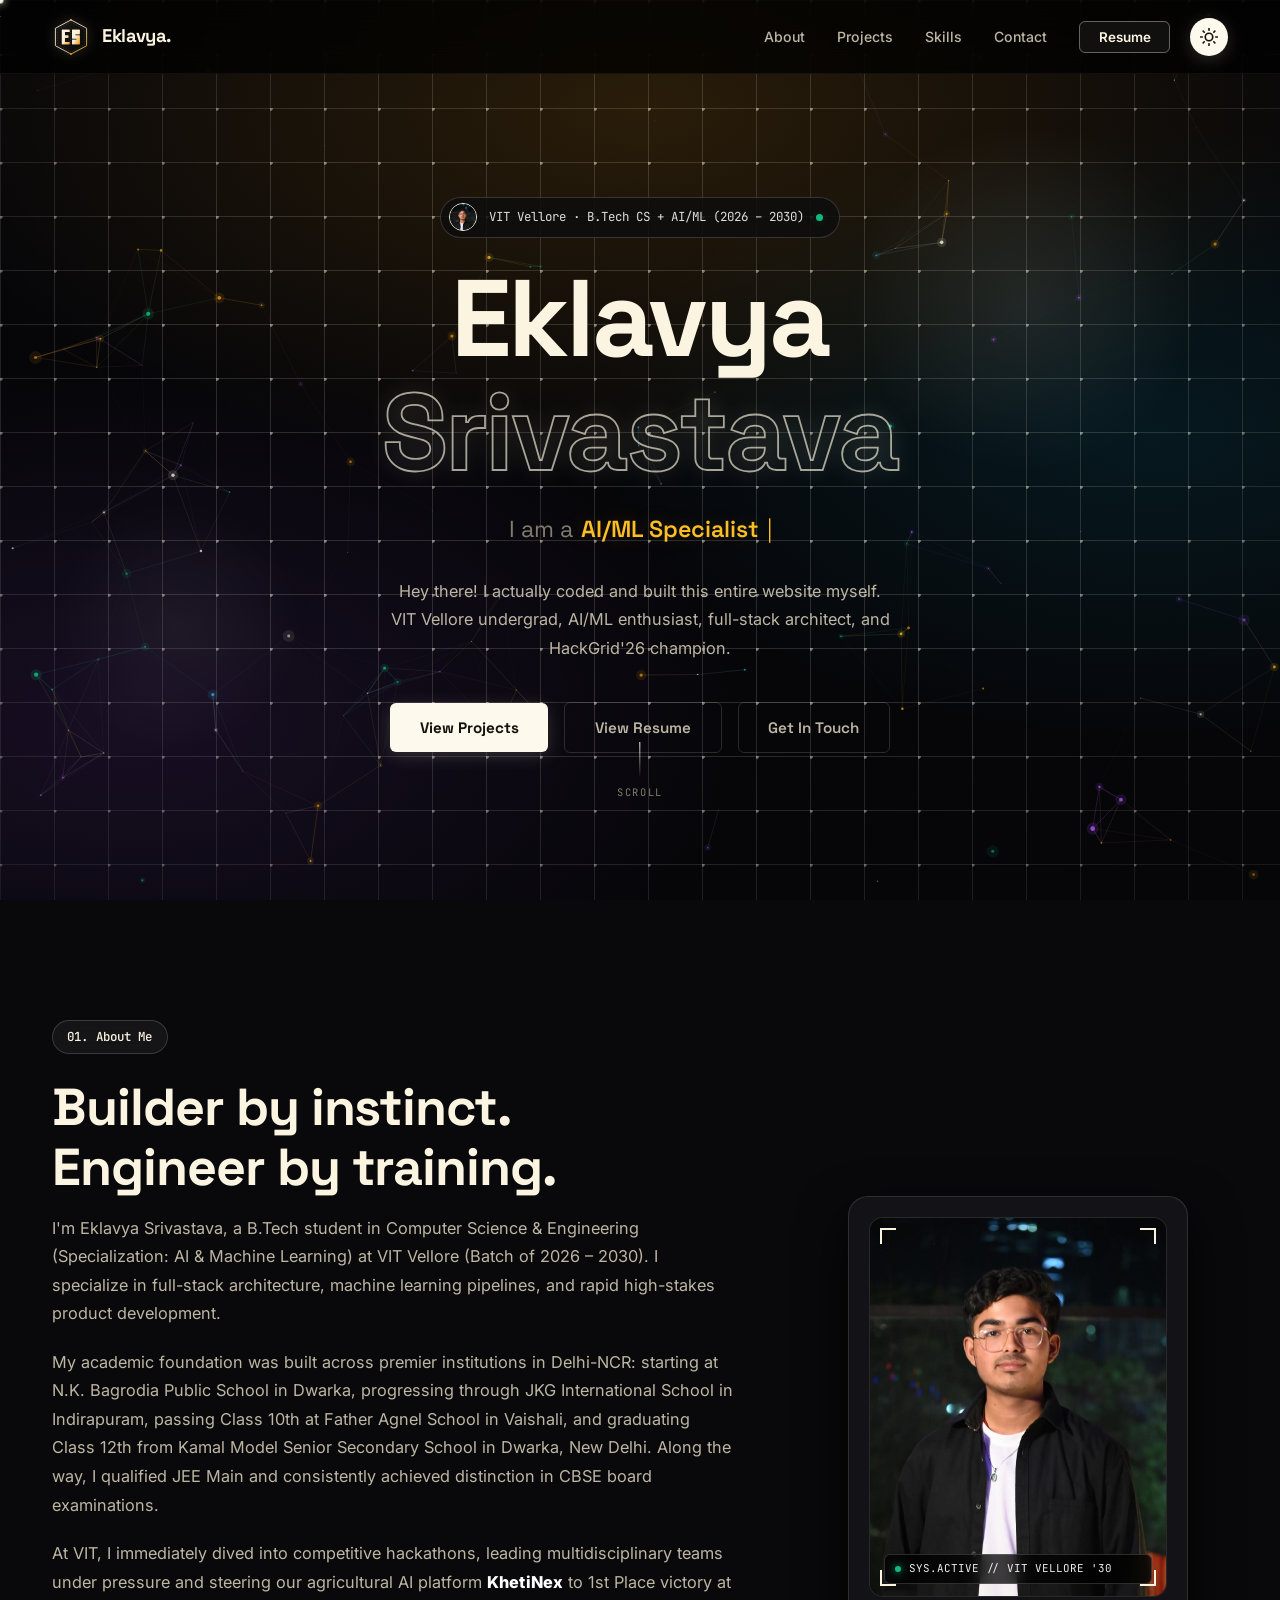
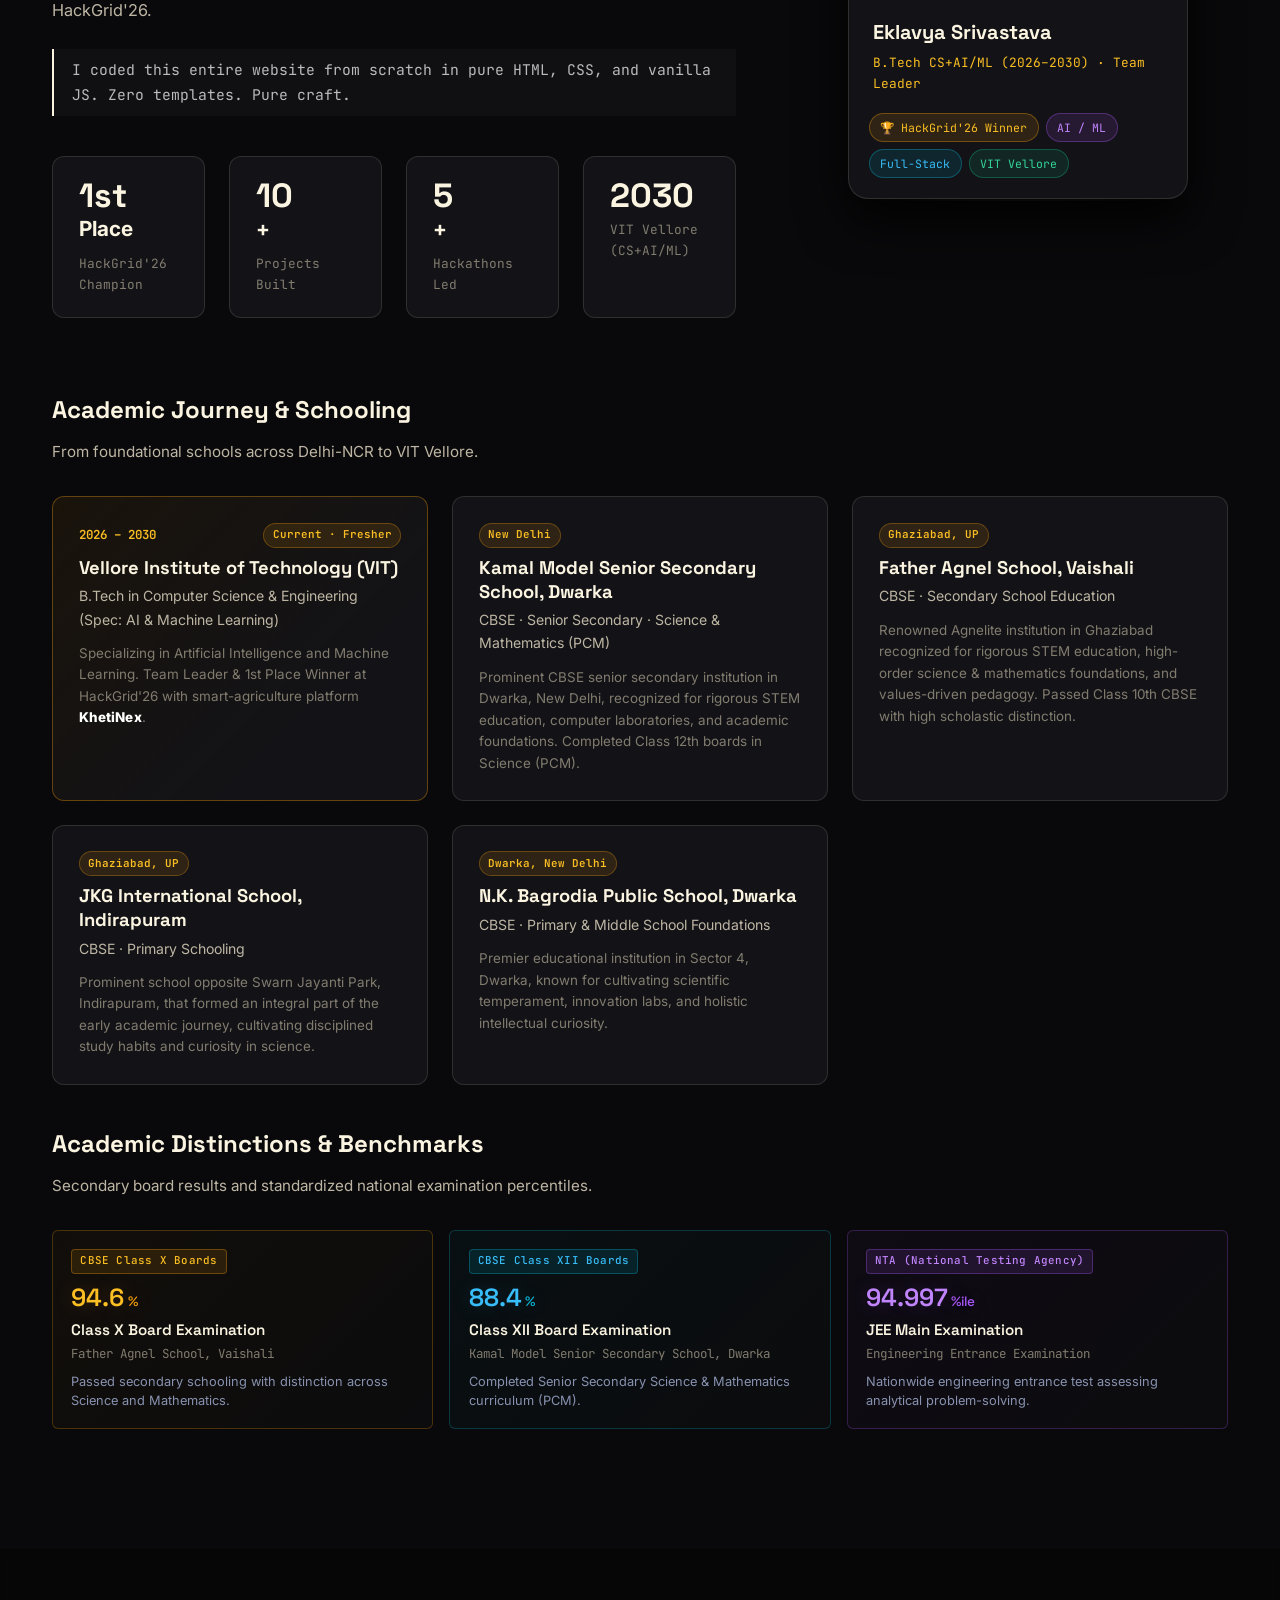
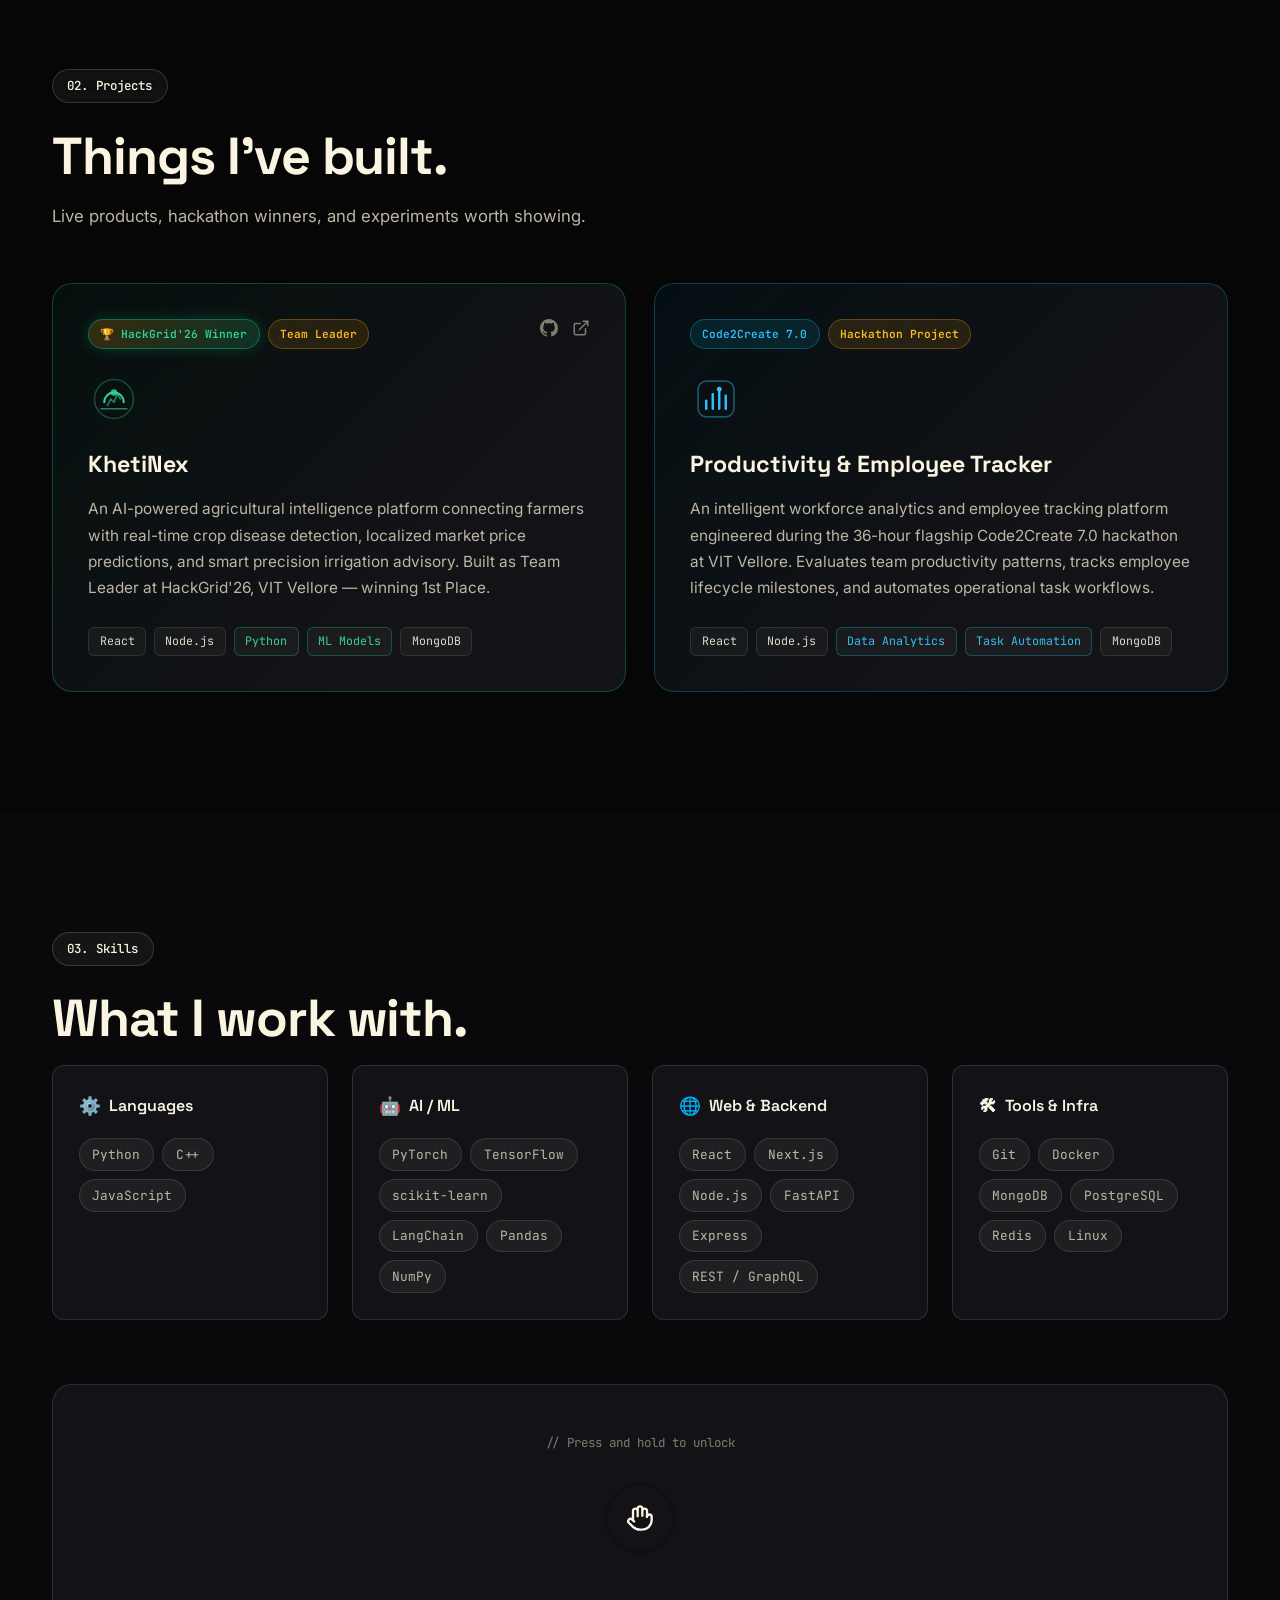
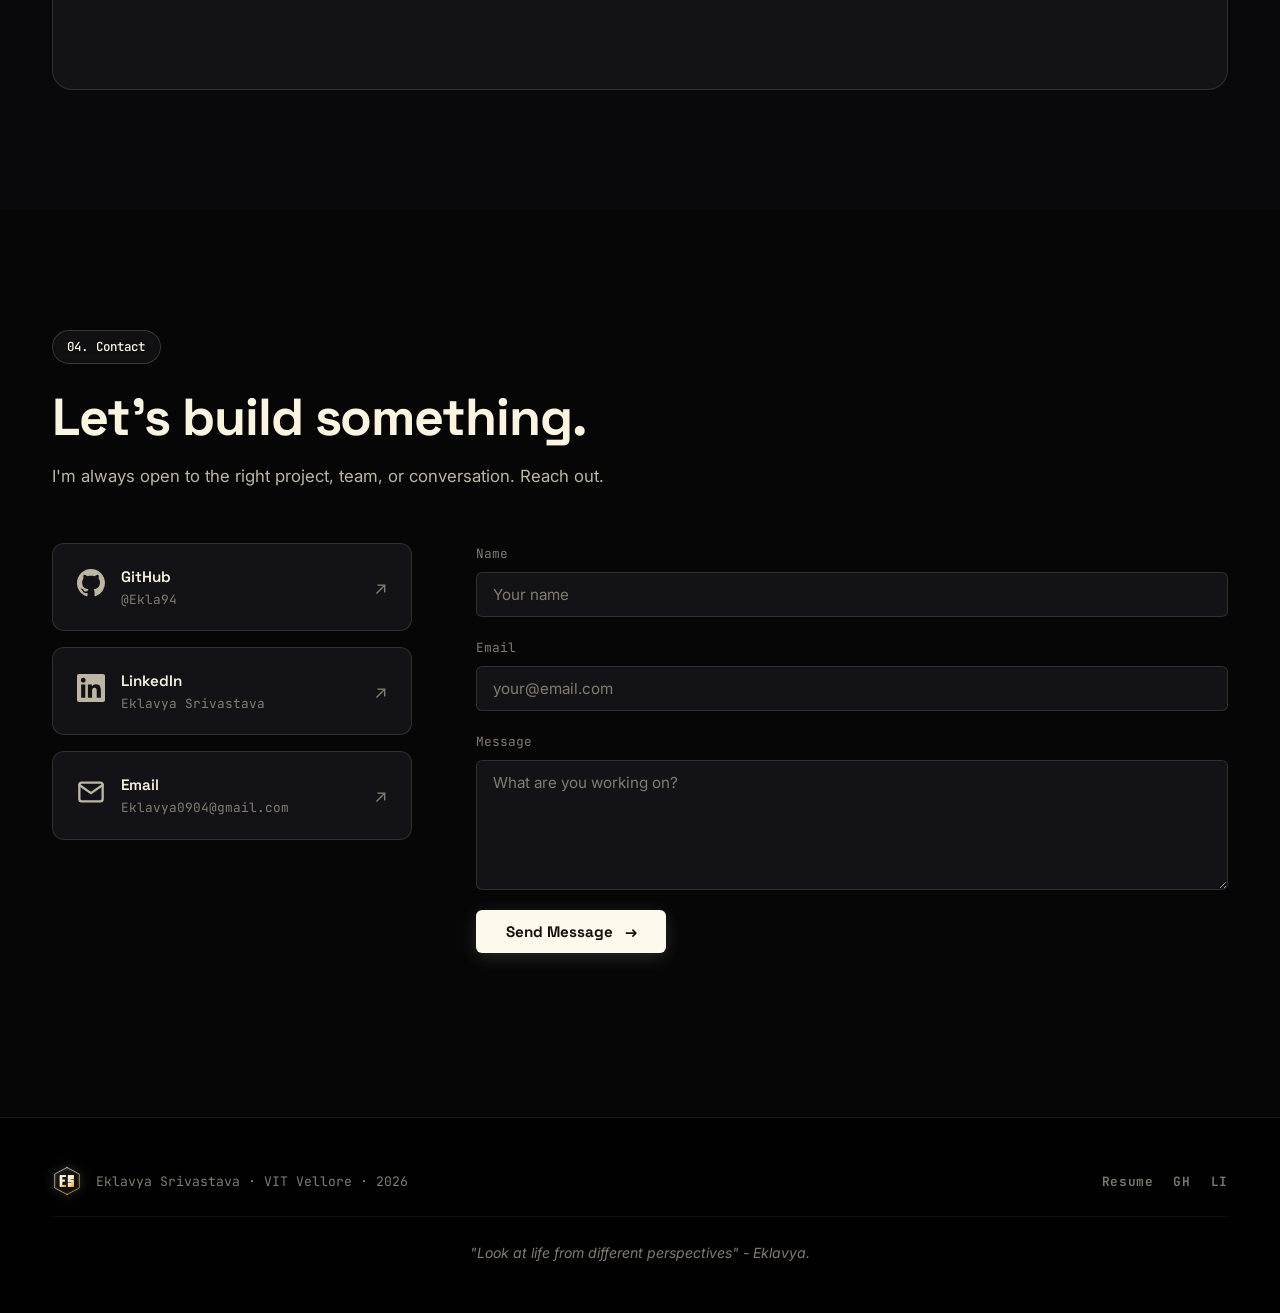
<file: index.html>
<!DOCTYPE html>
<html lang="en">
<head>
  <meta charset="UTF-8" />
  <meta name="viewport" content="width=device-width, initial-scale=1.0" />
  <title>Eklavya Srivastava — AI/ML Engineer & Full-Stack Developer</title>
  <meta name="description" content="Portfolio of Eklavya Srivastava, B.Tech CS+AI/ML student at VIT Vellore. Hackathon winner, full-stack developer, team leader." />
  <meta name="theme-color" content="#000000" />

  <!-- Open Graph -->
  <meta property="og:title" content="Eklavya Srivastava — Portfolio" />
  <meta property="og:description" content="AI/ML Enthusiast. Hackathon Winner. Full-Stack Developer." />
  <meta property="og:type" content="website" />
  <!-- DEPLOY STEP: replace with live URL -->
  <meta property="og:url" content="https://eklavyasrivastava.dev" />
  <meta property="og:image" content="https://eklavyasrivastava.dev/assets/og-cover.jpg" />

  <!-- Favicon -->
  <link rel="icon" type="image/svg+xml" href="assets/favicon.svg" />

  <!-- Fonts -->
  <link rel="preconnect" href="https://fonts.googleapis.com" />
  <link rel="preconnect" href="https://fonts.gstatic.com" crossorigin />
  <link href="https://fonts.googleapis.com/css2?family=Space+Grotesk:wght@400;500;600;700&family=Inter:wght@400;500;600;700;800&family=JetBrains+Mono:wght@400;500&display=swap" rel="stylesheet" />

  <!-- Theme Initialization (prevents flash, supports URL param & localStorage) -->
  <script>
    (function() {
      try {
        var params = new URLSearchParams(window.location.search);
        var urlTheme = params.get('theme');
        var t = urlTheme || localStorage.getItem('portfolio-theme');
        if (t === 'light') {
          document.documentElement.setAttribute('data-theme', 'light');
        }
      } catch (e) {}
    })();
  </script>

  <!-- Styles (Cache-busted v4.0) -->
  <link rel="stylesheet" href="assets/style.css?v=4.0" />
</head>
<body>
  <!-- Skip link -->
  <a class="skip-link" href="#main">Skip to main content</a>

  <!-- Custom cursor -->
  <div class="cursor-dot" aria-hidden="true"></div>
  <div class="cursor-ring" aria-hidden="true"></div>

  <!-- Scroll progress bar -->
  <div class="scroll-progress" aria-hidden="true"></div>

  <!-- Global Neural Network / Data Constellation Canvas -->
  <canvas id="neural-canvas" class="neural-canvas" aria-hidden="true"></canvas>

  <!-- NAV -->
  <nav class="nav" aria-label="Site navigation">
    <div class="nav-inner">
      <a href="#hero" class="nav-logo" aria-label="Eklavya Srivastava — home">
        <img src="assets/logo.svg" alt="ES" class="nav-logo-icon" width="38" height="38" />
        <span class="nav-logo-text">Eklavya<span class="accent">.</span></span>
      </a>
      <ul class="nav-links" id="nav-menu" role="list">
        <li><a href="#about" class="nav-link">About</a></li>
        <li><a href="#projects" class="nav-link">Projects</a></li>
        <li><a href="#skills" class="nav-link">Skills</a></li>
        <li><a href="#contact" class="nav-link">Contact</a></li>
        <li><a href="resume.html" class="nav-cta btn-outline">Resume</a></li>
      </ul>
      <div class="nav-actions">
        <button id="theme-toggle" class="theme-toggle-btn" aria-label="Switch to Light Theme" title="Switch to Light Theme">
          <span class="theme-toggle-icon" aria-hidden="true">
            <svg class="icon-sun" width="18" height="18" viewBox="0 0 24 24" fill="none" stroke="currentColor" stroke-width="2.2" stroke-linecap="round" stroke-linejoin="round"><circle cx="12" cy="12" r="5"/><line x1="12" y1="1" x2="12" y2="3"/><line x1="12" y1="21" x2="12" y2="23"/><line x1="4.22" y1="4.22" x2="5.64" y2="5.64"/><line x1="18.36" y1="18.36" x2="19.78" y2="19.78"/><line x1="1" y1="12" x2="3" y2="12"/><line x1="21" y1="12" x2="23" y2="12"/><line x1="4.22" y1="19.78" x2="5.64" y2="18.36"/><line x1="18.36" y1="5.64" x2="19.78" y2="4.22"/></svg>
            <svg class="icon-moon" width="18" height="18" viewBox="0 0 24 24" fill="none" stroke="currentColor" stroke-width="2.2" stroke-linecap="round" stroke-linejoin="round"><path d="M21 12.79A9 9 0 1 1 11.21 3 7 7 0 0 0 21 12.79z"/></svg>
          </span>
        </button>
        <button class="nav-hamburger" aria-label="Open menu" aria-expanded="false" aria-controls="nav-menu">
          <span></span><span></span><span></span>
        </button>
      </div>
    </div>
  </nav>

  <main id="main" tabindex="-1">

    <!-- ═══════════ HERO ═══════════ -->
    <section class="hero" id="hero" aria-label="Introduction">
      <!-- Grid overlay -->
      <div class="hero-grid" aria-hidden="true"></div>

      <div class="hero-content">
        <div class="hero-portrait-badge">
          <img src="assets/eklavya.jpg?v=2" alt="Eklavya Srivastava" class="hero-mini-avatar" width="28" height="28" />
          <span class="hero-badge-text">VIT Vellore · B.Tech CS + AI/ML (2026 – 2030)</span>
          <span class="hero-dot" aria-hidden="true"></span>
        </div>
        <h1 class="hero-name">
          <span class="hero-name-first">Eklavya</span>
          <span class="hero-name-last">Srivastava</span>
        </h1>
        <div class="hero-roles" aria-live="polite" aria-label="Roles">
          <span class="hero-role-prefix">I am a</span>
          <span class="hero-role-typed" id="typed-role"></span>
          <span class="hero-cursor-blink" aria-hidden="true">|</span>
        </div>
        <p class="hero-sub">
          Hey there! I actually coded and built this entire website myself.
          <br />VIT Vellore undergrad, AI/ML enthusiast, full-stack architect, and HackGrid'26 champion.
        </p>
        <div class="hero-ctas">
          <a href="#projects" class="btn btn-primary">View Projects</a>
          <a href="resume.html" class="btn btn-ghost">View Resume</a>
          <a href="#contact" class="btn btn-ghost">Get In Touch</a>
        </div>
        <div class="hero-scroll-cue" aria-hidden="true">
          <span class="scroll-cue-line"></span>
          <span class="scroll-cue-label">scroll</span>
        </div>
      </div>

      <!-- Floating accent shapes -->
      <div class="hero-accent-1" aria-hidden="true"></div>
      <div class="hero-accent-2" aria-hidden="true"></div>
    </section>

    <!-- ═══════════ ABOUT ═══════════ -->
    <section class="section about" id="about" aria-label="About me">
      <div class="container">
        <div class="section-label chip reveal">
          <span class="mono">01.</span> About Me
        </div>

        <div class="about-grid">
          <div class="about-text reveal">
            <h2 class="section-heading">Builder by instinct.<br />Engineer by training.</h2>
            <p class="about-body">
              I'm Eklavya Srivastava, a B.Tech student in Computer Science & Engineering (Specialization: AI & Machine Learning) at VIT Vellore (Batch of 2026 – 2030). I specialize in full-stack architecture, machine learning pipelines, and rapid high-stakes product development.
            </p>
            <p class="about-body">
              My academic foundation was built across premier institutions in Delhi-NCR: starting at N.K. Bagrodia Public School in Dwarka, progressing through JKG International School in Indirapuram, passing Class 10th at Father Agnel School in Vaishali, and graduating Class 12th from Kamal Model Senior Secondary School in Dwarka, New Delhi. Along the way, I qualified JEE Main and consistently achieved distinction in CBSE board examinations.
            </p>
            <p class="about-body">
              At VIT, I immediately dived into competitive hackathons, leading multidisciplinary teams under pressure and steering our agricultural AI platform <strong class="brand-khetinex">KhetiNex</strong> to 1st Place victory at HackGrid'26.
            </p>
            <p class="about-body about-easter-egg">
              I coded this entire website from scratch in pure HTML, CSS, and vanilla JS. Zero templates. Pure craft.
            </p>
            <div class="about-stats">
              <div class="stat-card reveal">
                <span class="stat-number">1st</span><span class="stat-plus">Place</span>
                <span class="stat-label">HackGrid'26 Champion</span>
              </div>
              <div class="stat-card reveal">
                <span class="stat-number" data-target="10">0</span><span class="stat-plus">+</span>
                <span class="stat-label">Projects Built</span>
              </div>
              <div class="stat-card reveal">
                <span class="stat-number" data-target="5">0</span><span class="stat-plus">+</span>
                <span class="stat-label">Hackathons Led</span>
              </div>
              <div class="stat-card reveal">
                <span class="stat-number">2030</span>
                <span class="stat-label">VIT Vellore (CS+AI/ML)</span>
              </div>
            </div>
          </div>

          <div class="about-visual reveal">
            <div class="about-card-frame">
              <div class="about-card-inner">
                <div class="about-portrait-wrapper">
                  <div class="about-portrait-hud" aria-hidden="true">
                    <span class="hud-corner hud-tl"></span>
                    <span class="hud-corner hud-tr"></span>
                    <span class="hud-corner hud-bl"></span>
                    <span class="hud-corner hud-br"></span>
                    <div class="hud-status">
                      <span class="hud-dot"></span>
                      <span>SYS.ACTIVE // VIT VELLORE '30</span>
                    </div>
                  </div>
                  <img src="assets/eklavya.jpg?v=2" alt="Eklavya Srivastava" class="about-portrait-img" width="340" height="380" fetchpriority="high" />
                </div>
                <div class="about-portrait-meta">
                  <h3 class="about-name">Eklavya Srivastava</h3>
                  <p class="about-role-tag mono">B.Tech CS+AI/ML (2026–2030) · Team Leader</p>
                </div>
                <div class="about-card-tags">
                  <span class="tag tag--gold">🏆 HackGrid'26 Winner</span>
                  <span class="tag tag--violet">AI / ML</span>
                  <span class="tag tag--cyan">Full-Stack</span>
                  <span class="tag tag--emerald">VIT Vellore</span>
                </div>
              </div>
              <div class="about-card-glow" aria-hidden="true"></div>
            </div>
          </div>
        </div>

        <!-- Academic Journey & Schooling Timeline -->
        <div class="timeline-section reveal">
          <h3 class="timeline-title">Academic Journey & Schooling</h3>
          <p class="timeline-sub">From foundational schools across Delhi-NCR to VIT Vellore.</p>

          <div class="timeline-grid">
            <!-- VIT Vellore -->
            <div class="timeline-card timeline-card--current">
              <div class="timeline-period">
                <span>2026 – 2030</span>
                <span class="timeline-badge">Current · Fresher</span>
              </div>
              <h4 class="timeline-school">Vellore Institute of Technology (VIT)</h4>
              <p class="timeline-degree">B.Tech in Computer Science & Engineering (Spec: AI & Machine Learning)</p>
              <p class="timeline-desc">
                Specializing in Artificial Intelligence and Machine Learning. Team Leader & 1st Place Winner at HackGrid'26 with smart-agriculture platform <strong class="brand-khetinex">KhetiNex</strong>.
              </p>
            </div>

            <!-- Kamal Model Senior Secondary School, Dwarka -->
            <div class="timeline-card">
              <div class="timeline-period">
                <span class="timeline-badge">New Delhi</span>
              </div>
              <h4 class="timeline-school">Kamal Model Senior Secondary School, Dwarka</h4>
              <p class="timeline-degree">CBSE · Senior Secondary · Science &amp; Mathematics (PCM)</p>
              <p class="timeline-desc">
                Prominent CBSE senior secondary institution in Dwarka, New Delhi, recognized for rigorous STEM education, computer laboratories, and academic foundations. Completed Class 12th boards in Science (PCM).
              </p>
            </div>

            <!-- Father Agnel School -->
            <div class="timeline-card">
              <div class="timeline-period">
                <span class="timeline-badge">Ghaziabad, UP</span>
              </div>
              <h4 class="timeline-school">Father Agnel School, Vaishali</h4>
              <p class="timeline-degree">CBSE · Secondary School Education</p>
              <p class="timeline-desc">
                Renowned Agnelite institution in Ghaziabad recognized for rigorous STEM education, high-order science &amp; mathematics foundations, and values-driven pedagogy. Passed Class 10th CBSE with high scholastic distinction.
              </p>
            </div>

            <!-- JKG International School -->
            <div class="timeline-card">
              <div class="timeline-period">
                <span class="timeline-badge">Ghaziabad, UP</span>
              </div>
              <h4 class="timeline-school">JKG International School, Indirapuram</h4>
              <p class="timeline-degree">CBSE · Primary Schooling</p>
              <p class="timeline-desc">
                Prominent school opposite Swarn Jayanti Park, Indirapuram, that formed an integral part of the early academic journey, cultivating disciplined study habits and curiosity in science.
              </p>
            </div>

            <!-- N.K. Bagrodia Public School -->
            <div class="timeline-card">
              <div class="timeline-period">
                <span class="timeline-badge">Dwarka, New Delhi</span>
              </div>
              <h4 class="timeline-school">N.K. Bagrodia Public School, Dwarka</h4>
              <p class="timeline-degree">CBSE · Primary &amp; Middle School Foundations</p>
              <p class="timeline-desc">
                Premier educational institution in Sector 4, Dwarka, known for cultivating scientific temperament, innovation labs, and holistic intellectual curiosity.
              </p>
            </div>
          </div>
        </div>

        <!-- Academic Distinctions & Competitive Benchmarks -->
        <div class="benchmarks-section reveal">
          <div class="benchmarks-header">
            <h3 class="timeline-title">Academic Distinctions &amp; Benchmarks</h3>
            <p class="timeline-sub">Secondary board results and standardized national examination percentiles.</p>
          </div>

          <div class="benchmarks-grid">
            <!-- CBSE 10th -->
            <div class="benchmark-card benchmark-card--gold">
              <div class="benchmark-top">
                <span class="benchmark-tag">CBSE Class X Boards</span>
              </div>
              <div class="benchmark-value">94.6<span class="benchmark-unit">%</span></div>
              <h4 class="benchmark-title">Class X Board Examination</h4>
              <p class="benchmark-sub">Father Agnel School, Vaishali</p>
              <p class="benchmark-desc">
                Passed secondary schooling with distinction across Science and Mathematics.
              </p>
            </div>

            <!-- CBSE 12th -->
            <div class="benchmark-card benchmark-card--cyan">
              <div class="benchmark-top">
                <span class="benchmark-tag">CBSE Class XII Boards</span>
              </div>
              <div class="benchmark-value">88.4<span class="benchmark-unit">%</span></div>
              <h4 class="benchmark-title">Class XII Board Examination</h4>
              <p class="benchmark-sub">Kamal Model Senior Secondary School, Dwarka</p>
              <p class="benchmark-desc">
                Completed Senior Secondary Science &amp; Mathematics curriculum (PCM).
              </p>
            </div>

            <!-- JEE Main -->
            <div class="benchmark-card benchmark-card--violet">
              <div class="benchmark-top">
                <span class="benchmark-tag">NTA (National Testing Agency)</span>
              </div>
              <div class="benchmark-value">94.997<span class="benchmark-unit">%ile</span></div>
              <h4 class="benchmark-title">JEE Main Examination</h4>
              <p class="benchmark-sub">Engineering Entrance Examination</p>
              <p class="benchmark-desc">
                Nationwide engineering entrance test assessing analytical problem-solving.
              </p>
            </div>
          </div>
        </div>
      </div>
    </section>

    <!-- ═══════════ PROJECTS ═══════════ -->
    <section class="section projects" id="projects" aria-label="Projects showcase">
      <div class="container">
        <div class="section-label chip reveal">
          <span class="mono">02.</span> Projects
        </div>
        <h2 class="section-heading reveal">Things I've built.</h2>
        <p class="section-sub reveal">Live products, hackathon winners, and experiments worth showing.</p>

        <div class="projects-grid">

          <!-- KhetiNex — FEATURED -->
          <article class="project-card project-card--khetinex tilt-card reveal" aria-label="KhetiNex project">
            <div class="project-card-inner">
              <div class="project-card-glow" aria-hidden="true"></div>
              <div class="project-header">
                <div class="project-badges">
                  <span class="badge badge--win">🏆 HackGrid'26 Winner</span>
                  <span class="badge badge--role">Team Leader</span>
                </div>
                <div class="project-links">
                  <a href="https://github.com/Ekla94" class="project-link" target="_blank" rel="noopener" aria-label="KhetiNex GitHub Repository" title="GitHub Repository">
                    <svg width="18" height="18" viewBox="0 0 24 24" fill="currentColor" aria-hidden="true"><path d="M12 0C5.37 0 0 5.37 0 12c0 5.31 3.435 9.795 8.205 11.385.6.105.825-.255.825-.57 0-.285-.015-1.23-.015-2.235-3.015.555-3.795-.735-4.035-1.41-.135-.345-.72-1.41-1.23-1.695-.42-.225-1.02-.78-.015-.795.945-.015 1.62.87 1.845 1.23 1.08 1.815 2.805 1.305 3.495.99.105-.78.42-1.305.765-1.605-2.67-.3-5.46-1.335-5.46-5.925 0-1.305.465-2.385 1.23-3.225-.12-.3-.54-1.53.12-3.18 0 0 1.005-.315 3.3 1.23.96-.27 1.98-.405 3-.405s2.04.135 3 .405c2.295-1.56 3.3-1.23 3.3-1.23.66 1.65.24 2.88.12 3.18.765.84 1.23 1.905 1.23 3.225 0 4.605-2.805 5.625-5.475 5.925.435.375.81 1.095.81 2.22 0 1.605-.015 2.895-.015 3.3 0 .315.225.69.825.57A12.02 12.02 0 0024 12c0-6.63-5.37-12-12-12z"/></svg>
                  </a>
                  <a href="https://fantasticfive-hg-26.vercel.app/" class="project-link project-link--live" target="_blank" rel="noopener" aria-label="Visit KhetiNex Live Website" title="Visit KhetiNex Live Website (fantasticfive-hg-26.vercel.app)">
                    <svg width="18" height="18" viewBox="0 0 24 24" fill="none" stroke="currentColor" stroke-width="2" stroke-linecap="round" stroke-linejoin="round" aria-hidden="true"><path d="M18 13v6a2 2 0 01-2 2H5a2 2 0 01-2-2V8a2 2 0 012-2h6"/><polyline points="15 3 21 3 21 9"/><line x1="10" y1="14" x2="21" y2="3"/></svg>
                  </a>
                </div>
              </div>
              <div class="project-icon-wrap" aria-hidden="true">
                <svg class="project-icon" viewBox="0 0 64 64" fill="none" xmlns="http://www.w3.org/2000/svg">
                  <path d="M32 8C18.745 8 8 18.745 8 32s10.745 24 24 24 24-10.745 24-24S45.255 8 32 8z" stroke="var(--color-emerald-bright)" stroke-width="2" fill="none" opacity="0.3"/>
                  <path d="M20 36c0-6.627 5.373-12 12-12s12 5.373 12 12" stroke="var(--color-emerald-bright)" stroke-width="2.5" stroke-linecap="round"/>
                  <circle cx="32" cy="24" r="4" fill="var(--color-emerald-bright)" opacity="0.85"/>
                  <path d="M16 44h32M24 40l4-8 4 4 4-10 4 6" stroke="var(--color-emerald-bright)" stroke-width="2" stroke-linecap="round" stroke-linejoin="round" opacity="0.6"/>
                </svg>
              </div>
              <h3 class="project-title">KhetiNex</h3>
              <p class="project-desc">
                An AI-powered agricultural intelligence platform connecting farmers with real-time crop disease detection, localized market price predictions, and smart precision irrigation advisory. Built as Team Leader at HackGrid'26, VIT Vellore — winning 1st Place.
              </p>
              <div class="project-stack">
                <span class="tech-tag">React</span>
                <span class="tech-tag">Node.js</span>
                <span class="tech-tag" style="border-color: rgba(16, 185, 129, 0.35); color: var(--color-emerald-bright);">Python</span>
                <span class="tech-tag" style="border-color: rgba(16, 185, 129, 0.35); color: var(--color-emerald-bright);">ML Models</span>
                <span class="tech-tag">MongoDB</span>
              </div>
            </div>
          </article>

          <!-- Productivity & Employee Tracker — Code2Create 7.0 -->
          <article class="project-card project-card--tracker tilt-card reveal" aria-label="Productivity and Employee Tracker project">
            <div class="project-card-inner">
              <div class="project-card-glow" aria-hidden="true"></div>
              <div class="project-header">
                <div class="project-badges">
                  <span class="badge badge--cyan">Code2Create 7.0</span>
                  <span class="badge badge--role">Hackathon Project</span>
                </div>
                <!-- No link per user specification -->
              </div>
              <div class="project-icon-wrap" aria-hidden="true">
                <svg class="project-icon" viewBox="0 0 64 64" fill="none" xmlns="http://www.w3.org/2000/svg">
                  <rect x="10" y="10" width="44" height="44" rx="10" stroke="var(--color-cyan-bright)" stroke-width="2" opacity="0.4"/>
                  <line x1="20" y1="44" x2="20" y2="34" stroke="var(--color-cyan-bright)" stroke-width="3" stroke-linecap="round"/>
                  <line x1="28" y1="44" x2="28" y2="26" stroke="var(--color-cyan-bright)" stroke-width="3" stroke-linecap="round"/>
                  <line x1="36" y1="44" x2="36" y2="20" stroke="var(--color-cyan-bright)" stroke-width="3" stroke-linecap="round"/>
                  <line x1="44" y1="44" x2="44" y2="28" stroke="var(--color-cyan-bright)" stroke-width="3" stroke-linecap="round"/>
                  <circle cx="36" cy="20" r="3" fill="var(--color-cyan-bright)"/>
                </svg>
              </div>
              <h3 class="project-title">Productivity &amp; Employee Tracker</h3>
              <p class="project-desc">
                An intelligent workforce analytics and employee tracking platform engineered during the 36-hour flagship Code2Create 7.0 hackathon at VIT Vellore. Evaluates team productivity patterns, tracks employee lifecycle milestones, and automates operational task workflows.
              </p>
              <div class="project-stack">
                <span class="tech-tag">React</span>
                <span class="tech-tag">Node.js</span>
                <span class="tech-tag" style="border-color: rgba(6, 182, 212, 0.35); color: var(--color-cyan-bright);">Data Analytics</span>
                <span class="tech-tag" style="border-color: rgba(6, 182, 212, 0.35); color: var(--color-cyan-bright);">Task Automation</span>
                <span class="tech-tag">MongoDB</span>
              </div>
            </div>
          </article>

        </div>
      </div>
    </section>

    <!-- ═══════════ SKILLS ═══════════ -->
    <section class="section skills" id="skills" aria-label="Technical skills">
      <div class="container">
        <div class="section-label chip reveal">
          <span class="mono">03.</span> Skills
        </div>
        <h2 class="section-heading reveal">What I work with.</h2>

        <div class="skills-grid">
          <div class="skill-group reveal">
            <h3 class="skill-group-title">
              <span class="skill-icon" aria-hidden="true">⚙️</span> Languages
            </h3>
            <div class="skill-pills">
              <span class="skill-pill">Python</span>
              <span class="skill-pill">C++</span>
              <span class="skill-pill">JavaScript</span>
            </div>
          </div>
          <div class="skill-group reveal">
            <h3 class="skill-group-title">
              <span class="skill-icon" aria-hidden="true">🤖</span> AI / ML
            </h3>
            <div class="skill-pills">
              <span class="skill-pill">PyTorch</span>
              <span class="skill-pill">TensorFlow</span>
              <span class="skill-pill">scikit-learn</span>
              <span class="skill-pill">LangChain</span>
              <span class="skill-pill">Pandas</span>
              <span class="skill-pill">NumPy</span>
            </div>
          </div>
          <div class="skill-group reveal">
            <h3 class="skill-group-title">
              <span class="skill-icon" aria-hidden="true">🌐</span> Web & Backend
            </h3>
            <div class="skill-pills">
              <span class="skill-pill">React</span>
              <span class="skill-pill">Next.js</span>
              <span class="skill-pill">Node.js</span>
              <span class="skill-pill">FastAPI</span>
              <span class="skill-pill">Express</span>
              <span class="skill-pill">REST / GraphQL</span>
            </div>
          </div>
          <div class="skill-group reveal">
            <h3 class="skill-group-title">
              <span class="skill-icon" aria-hidden="true">🛠</span> Tools & Infra
            </h3>
            <div class="skill-pills">
              <span class="skill-pill">Git</span>
              <span class="skill-pill">Docker</span>
              <span class="skill-pill">MongoDB</span>
              <span class="skill-pill">PostgreSQL</span>
              <span class="skill-pill">Redis</span>
              <span class="skill-pill">Linux</span>
            </div>
          </div>
        </div>

        <!-- Interactive moment: press and hold -->
        <div class="interactive-moment reveal" id="skill-moment" aria-label="Interactive skill demo">
          <p class="moment-label mono">// Press and hold to unlock</p>
          <button class="moment-btn" id="moment-btn" aria-label="Press and hold to reveal skill" aria-pressed="false">
            <span class="moment-btn-inner">
              <span class="moment-progress-ring" aria-hidden="true">
                <svg viewBox="0 0 80 80">
                  <circle cx="40" cy="40" r="34" fill="none" stroke="currentColor" opacity="0.18" stroke-width="4"/>
                  <circle class="moment-ring-fill" cx="40" cy="40" r="34" fill="none" stroke="var(--accent)" stroke-width="4"
                    stroke-dasharray="213.6" stroke-dashoffset="213.6" stroke-linecap="round"/>
                </svg>
              </span>
              <span class="moment-icon" aria-hidden="true">
                <svg viewBox="0 0 24 24" fill="none" stroke="currentColor" stroke-width="2" stroke-linecap="round"><path d="M18 11V6a2 2 0 00-2-2v0a2 2 0 00-2 2v0M14 10V4a2 2 0 00-2-2v0a2 2 0 00-2 2v2M10 10.5V6a2 2 0 00-2-2v0a2 2 0 00-2 2v8"/><path d="M18 11a2 2 0 114 0v3a8 8 0 01-8 8h-2c-2.8 0-4.5-.86-5.99-2.34l-3.6-3.6a2 2 0 012.83-2.82L7 15"/></svg>
              </span>
            </span>
          </button>
          <div class="moment-reveal" id="moment-reveal" aria-live="polite">
            <p class="moment-reveal-text">Hackathon mode: <span class="accent">ON</span></p>
            <p class="moment-reveal-sub">No sleep. All ship.</p>
          </div>
        </div>
      </div>
    </section>

    <!-- ═══════════ CONTACT ═══════════ -->
    <section class="section contact" id="contact" aria-label="Contact">
      <div class="container">
        <div class="section-label chip reveal">
          <span class="mono">04.</span> Contact
        </div>
        <h2 class="section-heading reveal">Let's build something.</h2>
        <p class="section-sub reveal">I'm always open to the right project, team, or conversation. Reach out.</p>

        <div class="contact-grid">
          <div class="contact-links reveal">
            <a href="https://github.com/Ekla94" class="contact-card" target="_blank" rel="noopener" aria-label="GitHub profile">
              <span class="contact-card-icon" aria-hidden="true">
                <svg width="28" height="28" viewBox="0 0 24 24" fill="currentColor"><path d="M12 0C5.37 0 0 5.37 0 12c0 5.31 3.435 9.795 8.205 11.385.6.105.825-.255.825-.57 0-.285-.015-1.23-.015-2.235-3.015.555-3.795-.735-4.035-1.41-.135-.345-.72-1.41-1.23-1.695-.42-.225-1.02-.78-.015-.795.945-.015 1.62.87 1.845 1.23 1.08 1.815 2.805 1.305 3.495.99.105-.78.42-1.305.765-1.605-2.67-.3-5.46-1.335-5.46-5.925 0-1.305.465-2.385 1.23-3.225-.12-.3-.54-1.53.12-3.18 0 0 1.005-.315 3.3 1.23.96-.27 1.98-.405 3-.405s2.04.135 3 .405c2.295-1.56 3.3-1.23 3.3-1.23.66 1.65.24 2.88.12 3.18.765.84 1.23 1.905 1.23 3.225 0 4.605-2.805 5.625-5.475 5.925.435.375.81 1.095.81 2.22 0 1.605-.015 2.895-.015 3.3 0 .315.225.69.825.57A12.02 12.02 0 0024 12c0-6.63-5.37-12-12-12z"/></svg>
              </span>
              <div class="contact-card-text">
                <span class="contact-card-label">GitHub</span>
                <span class="contact-card-handle">@Ekla94</span>
              </div>
              <span class="contact-card-arrow" aria-hidden="true">↗</span>
            </a>

            <a href="https://www.linkedin.com/in/eklavya-srivastava-b02709441" class="contact-card" target="_blank" rel="noopener" aria-label="LinkedIn profile">
              <span class="contact-card-icon" aria-hidden="true">
                <svg width="28" height="28" viewBox="0 0 24 24" fill="currentColor"><path d="M20.447 20.452h-3.554v-5.569c0-1.328-.027-3.037-1.852-3.037-1.853 0-2.136 1.445-2.136 2.939v5.667H9.351V9h3.414v1.561h.046c.477-.9 1.637-1.85 3.37-1.85 3.601 0 4.267 2.37 4.267 5.455v6.286zM5.337 7.433a2.062 2.062 0 01-2.063-2.065 2.064 2.064 0 112.063 2.065zm1.782 13.019H3.555V9h3.564v11.452zM22.225 0H1.771C.792 0 0 .774 0 1.729v20.542C0 23.227.792 24 1.771 24h20.451C23.2 24 24 23.227 24 22.271V1.729C24 .774 23.2 0 22.222 0h.003z"/></svg>
              </span>
              <div class="contact-card-text">
                <span class="contact-card-label">LinkedIn</span>
                <span class="contact-card-handle">Eklavya Srivastava</span>
              </div>
              <span class="contact-card-arrow" aria-hidden="true">↗</span>
            </a>

            <a href="mailto:Eklavya0904@gmail.com" class="contact-card" aria-label="Email me">
              <span class="contact-card-icon" aria-hidden="true">
                <svg width="28" height="28" viewBox="0 0 24 24" fill="none" stroke="currentColor" stroke-width="2" stroke-linecap="round" stroke-linejoin="round"><path d="M4 4h16c1.1 0 2 .9 2 2v12c0 1.1-.9 2-2 2H4c-1.1 0-2-.9-2-2V6c0-1.1.9-2 2-2z"/><polyline points="22,6 12,13 2,6"/></svg>
              </span>
              <div class="contact-card-text">
                <span class="contact-card-label">Email</span>
                <span class="contact-card-handle">Eklavya0904@gmail.com</span>
              </div>
              <span class="contact-card-arrow" aria-hidden="true">↗</span>
            </a>
          </div>

          <form class="contact-form reveal" id="contact-form" novalidate aria-label="Contact form">
            <div class="form-row">
              <label class="form-label" for="form-name">Name</label>
              <input class="form-input" type="text" id="form-name" name="name" placeholder="Your name" required autocomplete="name" />
            </div>
            <div class="form-row">
              <label class="form-label" for="form-email">Email</label>
              <input class="form-input" type="email" id="form-email" name="email" placeholder="your@email.com" required autocomplete="email" />
            </div>
            <div class="form-row">
              <label class="form-label" for="form-message">Message</label>
              <textarea class="form-input form-textarea" id="form-message" name="message" placeholder="What are you working on?" required rows="5"></textarea>
            </div>
            <button type="submit" class="btn btn-primary form-submit">
              <span class="submit-label">Send Message</span>
              <span class="submit-arrow" aria-hidden="true">→</span>
            </button>
            <p class="form-success" id="form-success" role="status" aria-live="polite"></p>
          </form>
        </div>
      </div>
    </section>

  </main>

  <!-- ═══════════ FOOTER ═══════════ -->
  <footer class="footer" role="contentinfo">
    <div class="container">
      <div class="footer-inner">
        <div class="footer-left">
          <img src="assets/logo.svg" alt="ES" class="footer-logo-img" width="32" height="32" />
          <span class="footer-copy">Eklavya Srivastava · VIT Vellore · 2026</span>
        </div>
        <div class="footer-right">
          <a href="resume.html" class="footer-link">Resume</a>
          <a href="https://github.com/Ekla94" class="footer-link" target="_blank" rel="noopener" aria-label="GitHub">GH</a>
          <a href="https://www.linkedin.com/in/eklavya-srivastava-b02709441" class="footer-link" target="_blank" rel="noopener" aria-label="LinkedIn">LI</a>
        </div>
      </div>
      <p class="footer-quote"><em>"Look at life from different perspectives"</em> - Eklavya.</p>
    </div>
  </footer>

  <!-- Scripts (Cache-busted v4.0) -->
  <script src="assets/main.js?v=4.0" defer></script>
</body>
</html>
</file>
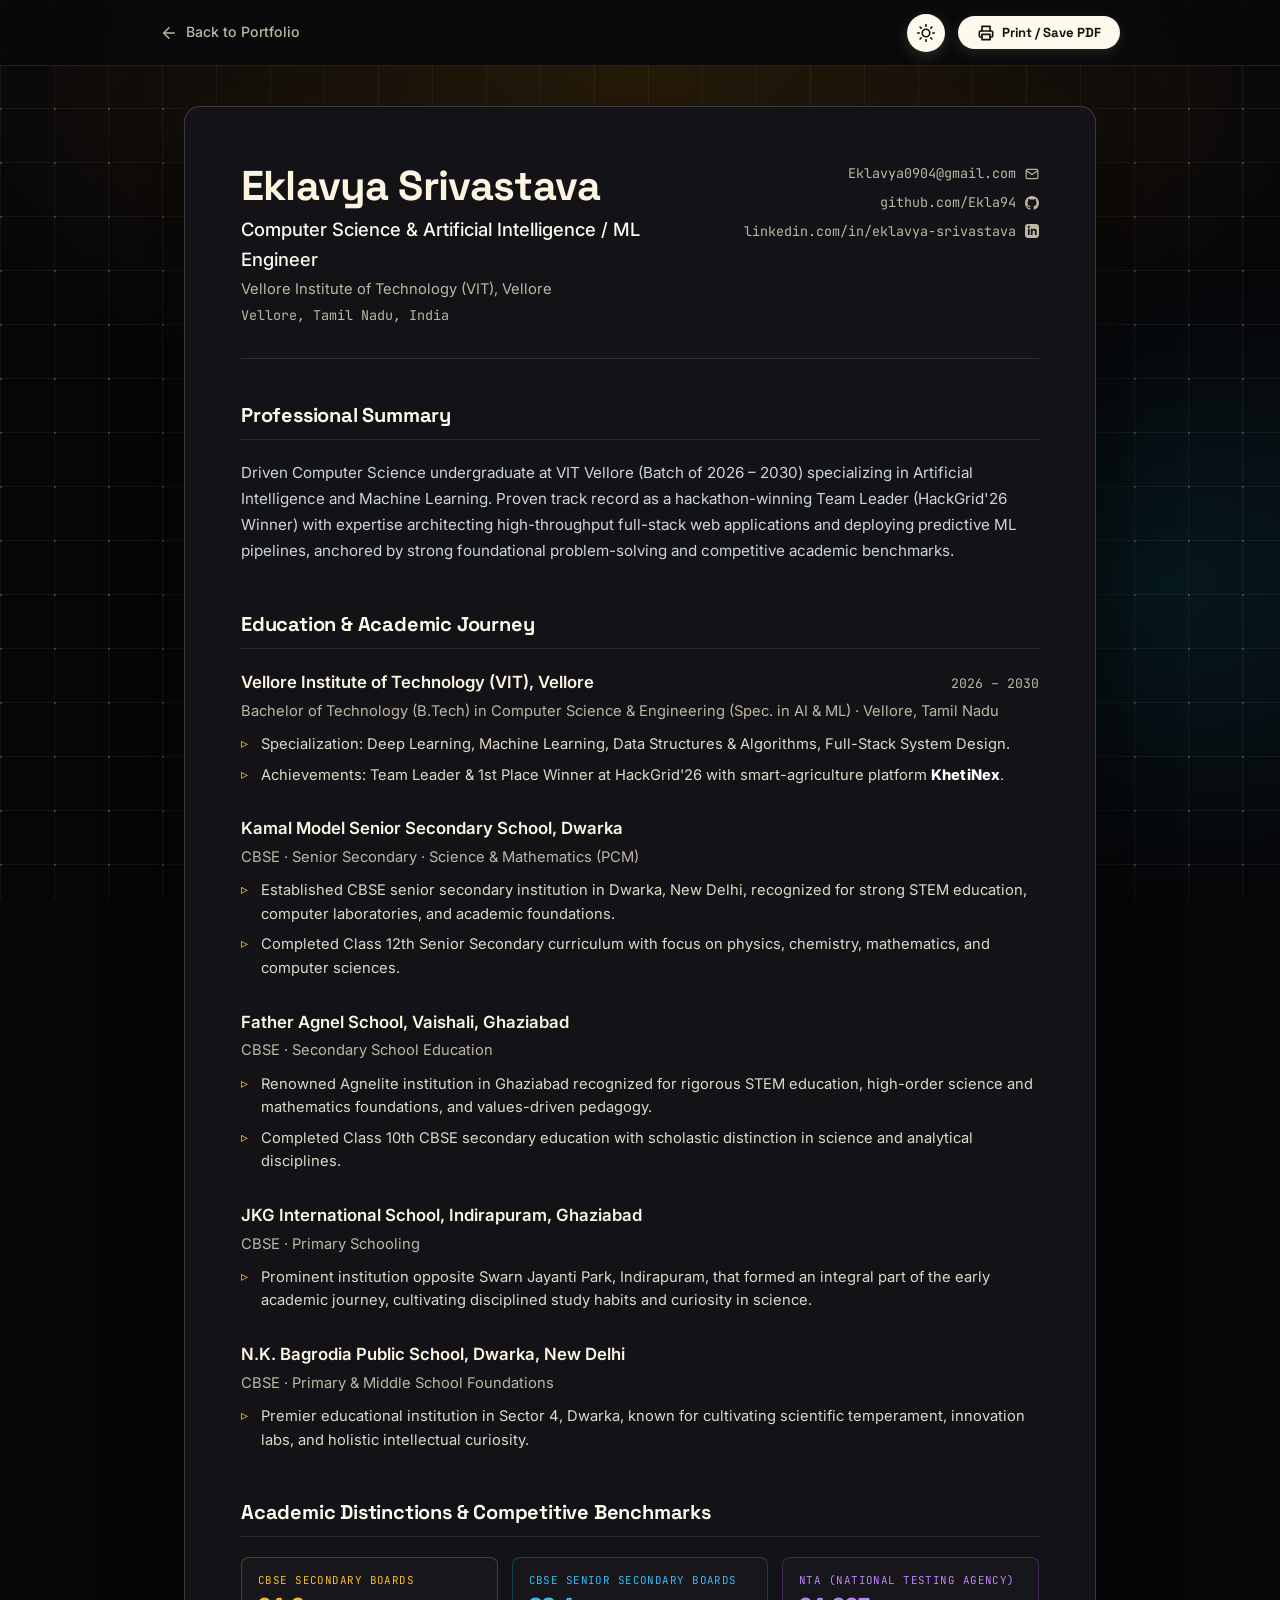
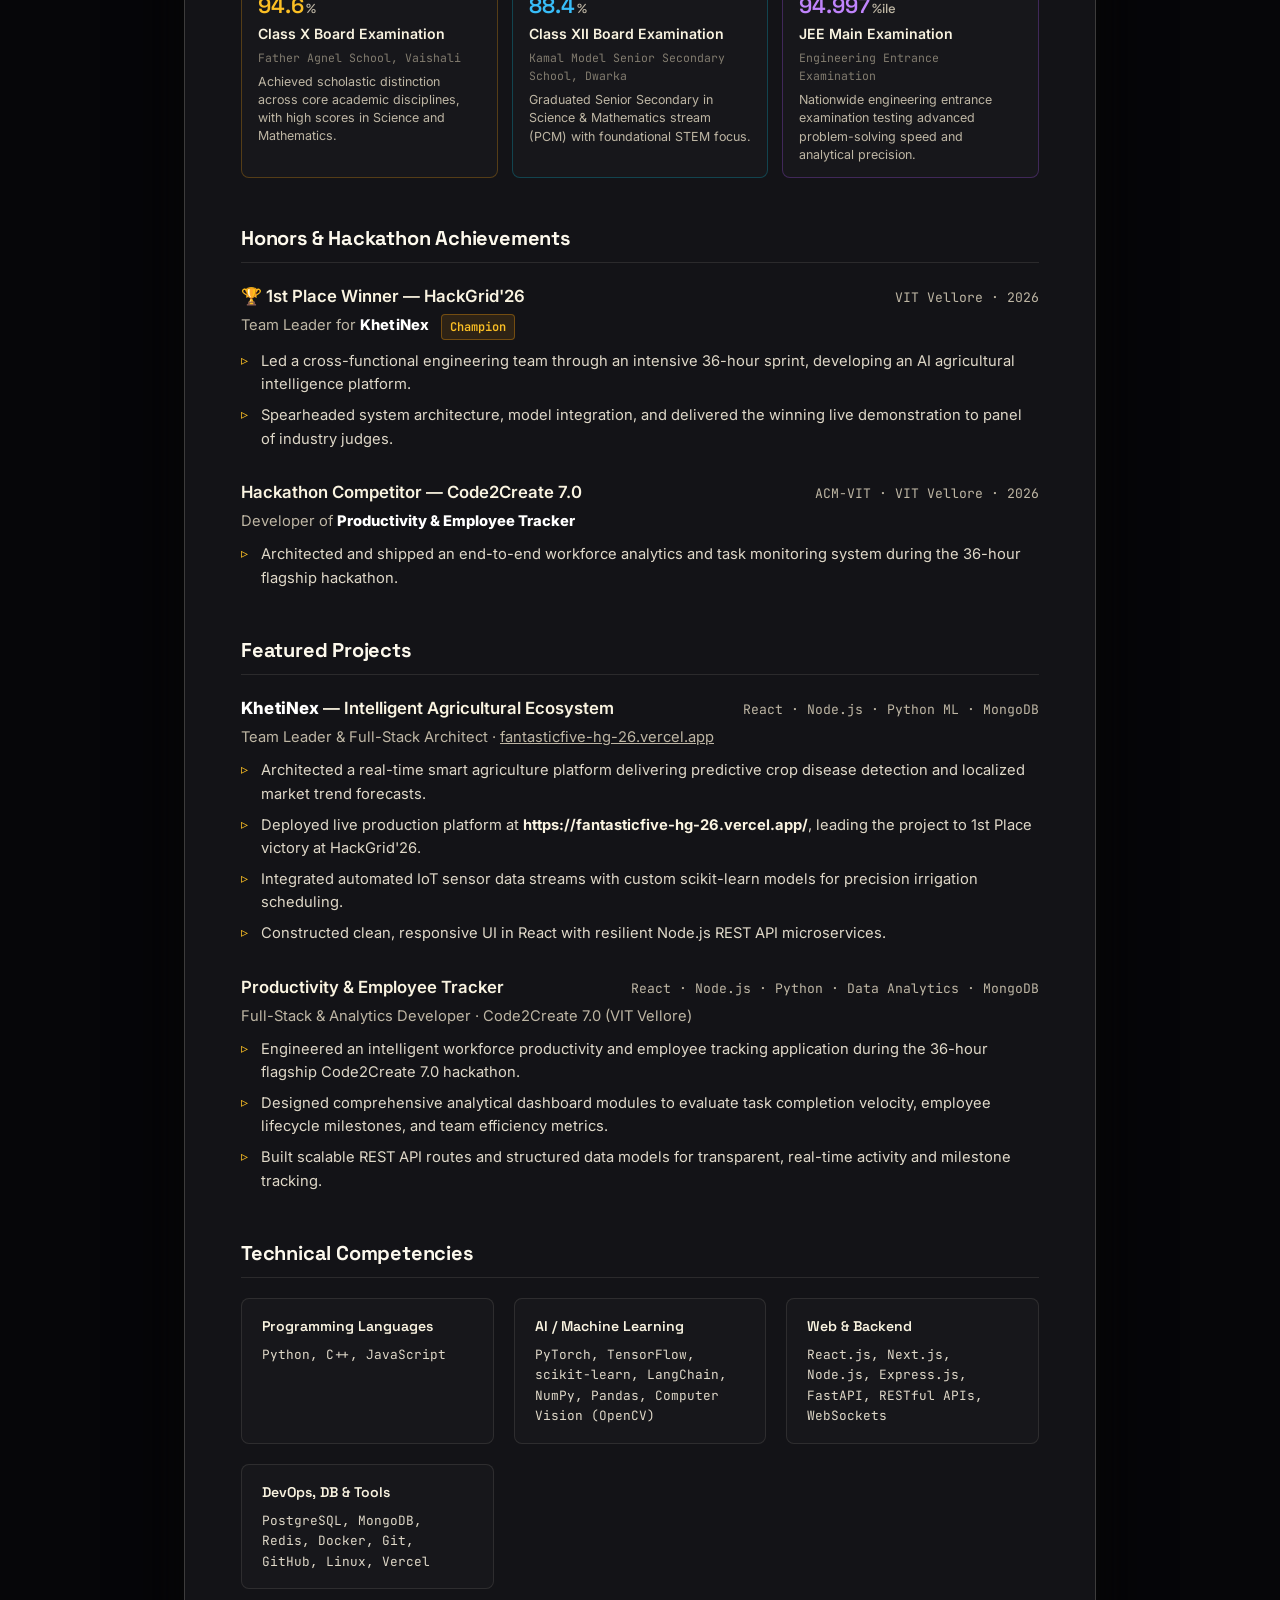
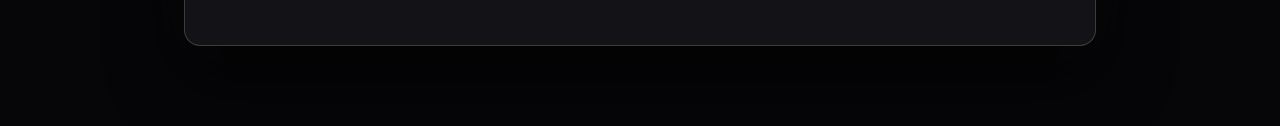
<file: resume.html>
<!DOCTYPE html>
<html lang="en">
<head>
  <meta charset="UTF-8" />
  <meta name="viewport" content="width=device-width, initial-scale=1.0" />
  <title>Resume — Eklavya Srivastava | AI/ML Engineer & Full-Stack Developer</title>
  <meta name="description" content="Resume of Eklavya Srivastava — B.Tech Computer Science (AI/ML) at VIT Vellore, HackGrid'26 Winner, Team Leader, and Full-Stack Developer." />
  <meta name="theme-color" content="#000000" />

  <!-- Favicon -->
  <link rel="icon" type="image/svg+xml" href="assets/favicon.svg" />

  <!-- Fonts -->
  <link rel="preconnect" href="https://fonts.googleapis.com" />
  <link rel="preconnect" href="https://fonts.gstatic.com" crossorigin />
  <link href="https://fonts.googleapis.com/css2?family=Space+Grotesk:wght@500;600;700&family=Inter:wght@400;500;600;700;800&family=JetBrains+Mono:wght@400;500&display=swap" rel="stylesheet" />

  <!-- Pre-initialization theme script to eliminate FOUC (supports URL param & localStorage) -->
  <script>
    (function() {
      try {
        var params = new URLSearchParams(window.location.search);
        var urlTheme = params.get('theme');
        var t = urlTheme || localStorage.getItem('portfolio-theme');
        if (t === 'light') {
          document.documentElement.setAttribute('data-theme', 'light');
        }
      } catch (e) {}
    })();
  </script>

  <style>
    :root {
      --canvas: #09090b;
      --canvas-card: #131317;
      --panel: #16161b;
      --panel-border: rgba(250, 244, 225, 0.12);
      --accent: #faf4e1;
      --accent-bright: #fdf9ed;
      --accent-hover: #f3e7c4;
      --accent-inverse: #14120e;
      --accent-glow: rgba(250, 244, 225, 0.16);

      --color-gold: #f59e0b;
      --color-gold-bright: #fbbf24;
      --color-cyan: #06b6d4;
      --color-cyan-bright: #38bdf8;
      --color-violet: #a855f7;
      --color-violet-bright: #c084fc;

      --text-primary: #faf4e1;
      --text-secondary: #beb6a4;
      --text-muted: #827c6f;
      --font-display: 'Space Grotesk', sans-serif;
      --font-body: 'Inter', sans-serif;
      --font-mono: 'JetBrains Mono', monospace;
    }

    *, *::before, *::after { box-sizing: border-box; margin: 0; padding: 0; }

    html, body {
      overflow-x: hidden;
      max-width: 100vw;
    }

    body {
      background-color: #060609;
      background-image:
        radial-gradient(ellipse 85% 60% at 50% 8%, rgba(245, 158, 11, 0.14) 0%, transparent 68%),
        radial-gradient(ellipse 70% 55% at 90% 65%, rgba(6, 182, 212, 0.10) 0%, transparent 62%),
        radial-gradient(circle 1.5px at 1px 1px, rgba(250, 244, 225, 0.18) 1.5px, transparent 0),
        linear-gradient(rgba(250, 244, 225, 0.055) 1px, transparent 1px),
        linear-gradient(90deg, rgba(250, 244, 225, 0.055) 1px, transparent 1px);
      background-size: 100% 100%, 100% 100%, 54px 54px, 54px 54px, 54px 54px;
      background-attachment: fixed;
      color: var(--text-primary);
      font-family: var(--font-body);
      line-height: 1.6;
      -webkit-font-smoothing: antialiased;
      padding-bottom: 5rem;
      transition: background 0.3s ease, color 0.3s ease;
    }

    .mono { font-family: var(--font-mono); }
    .accent { color: var(--accent); }

    strong, b {
      font-weight: 700;
      color: var(--text-primary);
    }

    .brand-khetinex,
    strong.brand-khetinex {
      font-weight: 800;
      color: #ffffff;
      letter-spacing: 0.01em;
    }

    .item-sub strong {
      font-weight: 800;
      color: #ffffff;
    }

    /* Top Navigation Bar */
    .resume-nav {
      position: sticky; top: 0; z-index: 100;
      background: rgba(9, 9, 11, 0.94);
      backdrop-filter: blur(16px);
      border-bottom: 1px solid rgba(250, 244, 225, 0.1);
      padding: 0.85rem 2rem;
      transition: background 0.3s ease, border-color 0.3s ease;
    }
    .resume-nav-inner {
      max-width: 960px; margin: 0 auto;
      display: flex; align-items: center; justify-content: space-between;
    }
    .back-btn {
      display: inline-flex; align-items: center; gap: .5rem;
      color: var(--text-secondary); font-size: .88rem; font-weight: 500;
      text-decoration: none; transition: color .2s, transform .2s;
    }
    .back-btn:hover { color: var(--color-gold-bright); transform: translateX(-3px); }

    .nav-actions { display: flex; align-items: center; gap: 0.85rem; }

    /* Theme Toggle Button (Reference Image Styling) */
    .theme-toggle-btn {
      background: var(--accent-bright);
      color: var(--accent-inverse);
      border: 1px solid rgba(250, 244, 225, 0.45);
      border-radius: 50%;
      width: 38px;
      height: 38px;
      padding: 0;
      display: inline-flex;
      align-items: center;
      justify-content: center;
      cursor: pointer;
      transition: transform 0.2s cubic-bezier(0.16, 1, 0.3, 1), box-shadow 0.2s, background 0.2s, color 0.2s, border-color 0.2s;
      box-shadow: 0 4px 16px rgba(250, 244, 225, 0.16);
      text-decoration: none;
      line-height: 1;
      flex-shrink: 0;
    }
    .theme-toggle-btn:hover {
      transform: translateY(-2px);
      box-shadow: 0 6px 24px rgba(250, 244, 225, 0.28);
      background: var(--accent-hover);
    }
    .theme-toggle-icon {
      display: inline-flex;
      align-items: center;
      justify-content: center;
      line-height: 0;
    }
    .theme-toggle-btn .icon-moon { display: none; }
    .theme-toggle-btn .icon-sun  { display: inline-block; }

    .print-btn {
      background: var(--accent-bright); color: var(--accent-inverse); font-weight: 700;
      border: 1px solid rgba(250, 244, 225, 0.45); border-radius: 9999px; padding: .44rem 1.15rem;
      font-family: var(--font-display); font-size: .82rem;
      cursor: pointer; display: inline-flex; align-items: center; gap: .5rem;
      transition: background .2s, box-shadow .2s, transform .15s;
      box-shadow: 0 4px 14px rgba(250, 244, 225, 0.12);
    }
    .print-btn:hover {
      background: var(--accent-hover);
      box-shadow: 0 6px 20px rgba(250, 244, 225, 0.24);
      transform: translateY(-1px);
    }

    /* In Light / White Theme Mode */
    html[data-theme="light"] .theme-toggle-btn {
      background: #1c1917;
      color: #faf4e6;
      border: 1px solid rgba(0, 0, 0, 0.2);
      box-shadow: 0 4px 18px rgba(0, 0, 0, 0.12);
    }
    html[data-theme="light"] .theme-toggle-btn:hover {
      background: #292524;
      box-shadow: 0 6px 24px rgba(0, 0, 0, 0.2);
    }
    html[data-theme="light"] .theme-toggle-btn .icon-sun  { display: none; }
    html[data-theme="light"] .theme-toggle-btn .icon-moon { display: inline-block; }

    /* Resume Document Wrapper */
    .resume-container {
      max-width: 960px; margin: 2.5rem auto 0;
      padding: 0 1.5rem;
    }

    .resume-paper {
      background: var(--canvas-card);
      border: 1px solid rgba(250, 244, 225, 0.18);
      border-radius: 16px;
      padding: 3.5rem;
      box-shadow: 0 25px 70px rgba(0, 0, 0, 0.95), 0 0 45px rgba(250, 244, 225, 0.05);
      transition: background 0.3s ease, border-color 0.3s ease, box-shadow 0.3s ease;
    }

    /* Resume Header */
    .header-top {
      display: flex; justify-content: space-between; align-items: flex-start;
      border-bottom: 1px solid rgba(255, 255, 255, 0.12);
      padding-bottom: 2rem; margin-bottom: 2.5rem;
      gap: 1.5rem;
    }
    .header-main {
      flex: 1; min-width: 0;
    }
    .candidate-name {
      font-family: var(--font-display); font-size: 2.6rem; font-weight: 700;
      line-height: 1.1; letter-spacing: -0.02em;
    }
    .candidate-title {
      font-size: 1.15rem; color: var(--accent-bright); font-weight: 500; margin-top: .4rem;
    }
    .candidate-sub {
      font-size: .92rem; color: var(--text-secondary); margin-top: .25rem;
    }
    .candidate-loc {
      font-family: var(--font-mono); font-size: .84rem; color: var(--text-secondary); margin-top: .2rem;
    }

    .contact-details {
      display: flex; flex-direction: column; gap: .45rem;
      text-align: right; font-family: var(--font-mono); font-size: .84rem;
      flex-shrink: 0;
    }
    .contact-item {
      color: var(--text-secondary); text-decoration: none;
      display: inline-flex; align-items: center; gap: .55rem; justify-content: flex-end;
      transition: color .2s ease, transform .2s ease;
    }
    .contact-item:hover {
      color: var(--color-gold-bright);
      transform: translateX(-2px);
    }

    /* Sections */
    .resume-section { margin-bottom: 2.75rem; }
    .resume-section:last-child { margin-bottom: 0; }

    .section-title {
      font-family: var(--font-display); font-size: 1.25rem; font-weight: 700;
      color: var(--accent-bright); letter-spacing: -0.01em;
      border-bottom: 1px solid rgba(250, 244, 225, 0.1);
      padding-bottom: .5rem; margin-bottom: 1.25rem;
      display: flex; align-items: center; gap: .6rem;
    }

    /* Items */
    .resume-item { margin-bottom: 1.75rem; }
    .resume-item:last-child { margin-bottom: 0; }

    .item-header {
      display: flex; justify-content: space-between; align-items: baseline;
      margin-bottom: .25rem; flex-wrap: wrap; gap: .5rem;
    }
    .item-title {
      font-size: 1.05rem; font-weight: 600; color: var(--text-primary);
    }
    .item-meta {
      font-family: var(--font-mono); font-size: .82rem; color: var(--text-secondary);
    }
    .item-sub {
      font-size: .92rem; color: var(--text-secondary); margin-bottom: .6rem;
    }
    .item-bullets {
      list-style: none; padding-left: 0;
    }
    .item-bullets li {
      position: relative; padding-left: 1.25rem; margin-bottom: .45rem;
      font-size: .92rem; color: #dfd8c8;
    }
    .item-bullets li::before {
      content: '▹'; position: absolute; left: 0;
      color: var(--color-gold-bright); font-size: .85rem;
    }

    /* Benchmarks Section in Resume */
    .benchmarks-resume-grid {
      display: grid;
      grid-template-columns: repeat(3, 1fr);
      gap: 0.85rem;
      margin-bottom: 0.5rem;
    }
    .benchmark-resume-card {
      background: rgba(250, 244, 225, 0.02);
      border: 1px solid rgba(250, 244, 225, 0.1);
      border-radius: 8px;
      padding: 0.85rem 1rem;
      position: relative;
      display: flex;
      flex-direction: column;
      gap: 0.2rem;
      transition: border-color 0.2s, background 0.2s, box-shadow 0.2s;
    }
    .benchmark-resume-card:hover {
      border-color: rgba(250, 244, 225, 0.35);
      background: rgba(250, 244, 225, 0.05);
    }

    .benchmark-resume-card--gold {
      border-color: rgba(245, 158, 11, 0.28);
    }
    .benchmark-resume-card--gold:hover {
      border-color: rgba(245, 158, 11, 0.55);
      box-shadow: 0 4px 18px rgba(245, 158, 11, 0.1);
    }
    .benchmark-resume-card--gold .bench-res-val,
    .benchmark-resume-card--gold .bench-res-tag {
      color: var(--color-gold-bright);
    }

    .benchmark-resume-card--cyan {
      border-color: rgba(6, 182, 212, 0.28);
    }
    .benchmark-resume-card--cyan:hover {
      border-color: rgba(6, 182, 212, 0.55);
      box-shadow: 0 4px 18px rgba(6, 182, 212, 0.1);
    }
    .benchmark-resume-card--cyan .bench-res-val,
    .benchmark-resume-card--cyan .bench-res-tag {
      color: var(--color-cyan-bright);
    }

    .benchmark-resume-card--violet {
      border-color: rgba(168, 85, 247, 0.28);
    }
    .benchmark-resume-card--violet:hover {
      border-color: rgba(168, 85, 247, 0.55);
      box-shadow: 0 4px 18px rgba(168, 85, 247, 0.1);
    }
    .benchmark-resume-card--violet .bench-res-val,
    .benchmark-resume-card--violet .bench-res-tag {
      color: var(--color-violet-bright);
    }

    .bench-res-tag {
      font-family: var(--font-mono);
      font-size: 0.68rem;
      text-transform: uppercase;
      letter-spacing: 0.04em;
      color: var(--text-muted);
      margin-bottom: 0.1rem;
    }
    .bench-res-val {
      font-family: var(--font-display);
      font-size: 1.35rem;
      font-weight: 600;
      color: var(--text-primary);
      line-height: 1.1;
    }
    .bench-res-unit {
      font-size: 0.82rem;
      color: var(--text-secondary);
      margin-left: 0.15rem;
      font-weight: 500;
    }
    .bench-res-title {
      font-size: 0.88rem;
      font-weight: 600;
      color: var(--text-primary);
      margin-top: 0.15rem;
    }
    .bench-res-sub {
      font-family: var(--font-mono);
      font-size: 0.72rem;
      color: var(--text-muted);
    }
    .bench-res-desc {
      font-size: 0.78rem;
      color: #beb6a4;
      line-height: 1.45;
      margin-top: 0.15rem;
    }

    /* Skills Grid in Resume */
    .skills-block {
      display: grid; grid-template-columns: repeat(auto-fit, minmax(240px, 1fr));
      gap: 1.25rem;
    }
    .skill-category {
      background: rgba(250, 244, 225, 0.02);
      border: 1px solid rgba(250, 244, 225, 0.1);
      border-radius: 8px; padding: 1rem 1.25rem;
    }
    .category-name {
      font-family: var(--font-display); font-size: .88rem; font-weight: 600;
      color: var(--text-primary); margin-bottom: .45rem;
    }
    .category-skills {
      font-family: var(--font-mono); font-size: .8rem; color: #dfd8c8; line-height: 1.6;
    }

    /* Badge */
    .award-tag {
      display: inline-block;
      background: rgba(245, 158, 11, 0.12); border: 1px solid rgba(245, 158, 11, 0.35);
      color: var(--color-gold-bright); font-size: .75rem; font-family: var(--font-mono);
      font-weight: 600; padding: .15rem .5rem; border-radius: 4px;
      margin-left: .5rem;
    }

    /* Print Styles */
    @media print {
      @page {
        margin: 0.8cm;
        size: A4 portrait;
      }
      body {
        background: #fff !important;
        color: #111 !important;
        padding: 0 !important;
        -webkit-print-color-adjust: exact !important;
        print-color-adjust: exact !important;
      }
      .resume-nav { display: none !important; }
      .resume-container {
        max-width: 100% !important;
        margin: 0.5cm auto !important;
        padding: 0 0.5cm !important;
        width: 100% !important;
      }
      .resume-paper {
        background: #fff !important;
        border: 2px solid #111114 !important;
        border-radius: 8px !important;
        padding: 1.1cm 1.25cm !important;
        box-shadow: none !important;
        margin: 0 auto !important;
        box-sizing: border-box !important;
      }
      .candidate-name, .item-title, .bench-res-val, .bench-res-title { color: #000 !important; }
      .candidate-title, .section-title, .item-meta, .award-tag, .bench-res-tag, .bench-res-unit, .bench-res-sub { color: #111114 !important; }
      .candidate-sub, .item-sub, .contact-item, .item-bullets li, .bench-res-desc, .resume-section p { color: #1a1a1a !important; }
      .section-title {
        border-bottom: 1.5px solid #111114 !important;
        padding-bottom: 0.35rem !important;
        margin-bottom: 0.85rem !important;
      }
      .header-top {
        border-bottom: 1.5px solid #111114 !important;
        padding-bottom: 0.85rem !important;
        margin-bottom: 1.25rem !important;
      }
      .resume-section {
        margin-bottom: 1.4rem !important;
        page-break-inside: avoid;
        break-inside: avoid;
      }
      .resume-item {
        border-left: 2px solid #333 !important;
        padding-left: 0.75rem !important;
        margin-bottom: 1rem !important;
        page-break-inside: avoid;
        break-inside: avoid;
      }
      .item-bullets li::before { color: #111114 !important; }
      .skill-category, .benchmark-resume-card {
        border: 1.2px solid #222 !important;
        background: #fafafa !important;
        border-radius: 6px !important;
        box-shadow: none !important;
        page-break-inside: avoid;
        break-inside: avoid;
      }
      .award-tag {
        border: 1.2px solid #222 !important;
        background: #f0f0f0 !important;
        color: #000 !important;
        font-weight: 700 !important;
      }
      .category-name { color: #111114 !important; font-weight: 700 !important; }
      .category-skills { color: #222 !important; }
      .benchmarks-resume-grid { grid-template-columns: repeat(3, 1fr) !important; gap: 0.4cm !important; }
      strong, b, .brand-khetinex, strong.brand-khetinex, .item-sub strong, .item-title strong {
        color: #000000 !important;
        font-weight: 850 !important;
      }
      a { text-decoration: none; color: inherit; }
    }

    @media (max-width: 720px) {
      .resume-nav { padding: 0.65rem 0.75rem; }
      .resume-nav-inner { height: auto; gap: 0.35rem; }
      .back-btn { font-size: .78rem; gap: .3rem; flex-shrink: 0; }
      .nav-actions { gap: 0.35rem; flex-shrink: 0; }
      .theme-toggle-btn { width: 34px; height: 34px; padding: 0; flex-shrink: 0; }
      .print-btn { padding: .32rem .65rem; font-size: .72rem; gap: .3rem; flex-shrink: 0; }
      .resume-container { padding: 0 .75rem; margin-top: 1.25rem; width: 100%; max-width: 100vw; overflow-x: hidden; }
      .resume-paper {
        padding: 1.5rem 1.15rem;
        border-radius: 14px;
        background: var(--canvas-card);
        border: 1px solid var(--panel-border);
        box-shadow: 0 12px 35px rgba(0, 0, 0, 0.9), 0 0 25px rgba(255, 255, 255, 0.03);
        width: 100%;
        max-width: 100%;
        overflow-x: hidden;
      }
      .header-top {
        display: flex;
        flex-direction: row;
        justify-content: space-between;
        align-items: flex-start;
        gap: 0.65rem;
        padding-bottom: 1.25rem;
        margin-bottom: 1.5rem;
      }
      .header-main {
        flex: 1;
        min-width: 0;
      }
      .candidate-name {
        font-size: clamp(1.3rem, 5.2vw, 1.75rem);
        word-break: break-word;
      }
      .candidate-title {
        font-size: clamp(0.76rem, 2.7vw, 0.92rem);
        margin-top: 0.25rem;
      }
      .candidate-sub {
        font-size: clamp(0.7rem, 2.4vw, 0.82rem);
        margin-top: 0.2rem;
      }
      .candidate-loc {
        font-size: clamp(0.68rem, 2.3vw, 0.78rem);
        margin-top: 0.15rem;
      }
      .contact-details {
        text-align: right;
        display: flex;
        flex-direction: column;
        gap: 0.35rem;
        flex-shrink: 0;
        margin-top: 0.15rem;
        max-width: 48%;
      }
      .contact-item {
        justify-content: flex-end;
        font-size: clamp(0.66rem, 2.3vw, 0.76rem);
        gap: 0.3rem;
        white-space: nowrap;
      }
      .contact-item span {
        overflow: hidden;
        text-overflow: ellipsis;
        max-width: 135px;
        display: inline-block;
      }
      .contact-item svg {
        width: 13px;
        height: 13px;
        flex-shrink: 0;
      }
      .resume-item {
        border-left: 2px solid rgba(255, 255, 255, 0.25);
        padding-left: .85rem;
        margin-bottom: 1.5rem;
      }
      .item-header { flex-direction: column; align-items: flex-start; gap: .2rem; }
      .item-title { font-size: 1.05rem; }
      .benchmarks-resume-grid {
        grid-template-columns: 1fr;
        gap: 0.85rem;
      }
      .benchmark-resume-card {
        padding: 1rem;
        border-left: 3px solid rgba(250, 244, 225, 0.4);
      }
      .benchmark-resume-card--gold { border-left-color: var(--color-gold-bright) !important; }
      .benchmark-resume-card--cyan { border-left-color: var(--color-cyan-bright) !important; }
      .benchmark-resume-card--violet { border-left-color: var(--color-violet-bright) !important; }
      .skills-block { grid-template-columns: 1fr; gap: .85rem; }
      .skill-category {
        padding: .9rem 1rem;
        background: var(--panel);
        border: 1px solid var(--panel-border);
        border-radius: 8px;
      }
    }

    /* ─── White Theme / Light Mode Overrides for Resume ───────────── */
    html[data-theme="light"] {
      --canvas: #faf4e6;
      --canvas-card: #fffdf7;
      --panel: #fffdf7;
      --panel-border: rgba(180, 150, 95, 0.2);
      --accent: #1c1917;
      --accent-bright: #14120e;
      --accent-hover: #292524;
      --accent-inverse: #faf4e6;
      --accent-glow: rgba(180, 150, 95, 0.12);
      --text-primary: #1c1917;
      --text-secondary: #57534e;
      --text-muted: #78716c;
    }
    html[data-theme="light"] body {
      background-color: #faf3df !important;
      background-image:
        radial-gradient(ellipse 85% 65% at 50% 8%, rgba(245, 158, 11, 0.18) 0%, transparent 68%),
        radial-gradient(circle 1.5px at 1px 1px, rgba(160, 115, 45, 0.28) 1.5px, transparent 0),
        linear-gradient(rgba(160, 115, 45, 0.10) 1px, transparent 1px),
        linear-gradient(90deg, rgba(160, 115, 45, 0.10) 1px, transparent 1px) !important;
      background-size: 100% 100%, 54px 54px, 54px 54px, 54px 54px !important;
      background-attachment: fixed !important;
      color: var(--text-primary);
    }
    html[data-theme="light"] .resume-nav {
      background: rgba(250, 244, 230, 0.94);
      border-bottom: 1px solid rgba(180, 150, 95, 0.2);
    }
    html[data-theme="light"] .back-btn {
      color: var(--text-secondary);
    }
    html[data-theme="light"] .back-btn:hover {
      color: #b45309;
    }
    html[data-theme="light"] .print-btn {
      background: #1c1917;
      color: #faf4e6;
      border-color: rgba(0, 0, 0, 0.2);
    }
    html[data-theme="light"] .print-btn:hover {
      background: #292524;
      box-shadow: 0 4px 18px rgba(0, 0, 0, 0.18);
    }
    html[data-theme="light"] .resume-paper {
      background: #fffdf7;
      border: 1px solid rgba(180, 150, 95, 0.2);
      box-shadow: 0 10px 40px rgba(180, 150, 95, 0.08);
    }
    html[data-theme="light"] .candidate-name,
    html[data-theme="light"] .item-title,
    html[data-theme="light"] .bench-res-title {
      color: #1c1917;
    }
    html[data-theme="light"] .candidate-title,
    html[data-theme="light"] .section-title,
    html[data-theme="light"] .category-name {
      color: #1c1917;
    }
    html[data-theme="light"] .item-meta,
    html[data-theme="light"] .bench-res-unit {
      color: #57534e;
    }
    html[data-theme="light"] .candidate-sub,
    html[data-theme="light"] .item-sub,
    html[data-theme="light"] .bench-res-desc,
    html[data-theme="light"] .contact-item,
    html[data-theme="light"] .category-skills,
    html[data-theme="light"] .resume-section p {
      color: #57534e !important;
    }
    html[data-theme="light"] .contact-item:hover {
      color: #1c1917;
    }
    html[data-theme="light"] .item-bullets li {
      color: #44403c;
    }
    html[data-theme="light"] .item-bullets li::before {
      color: #1c1917;
    }
    html[data-theme="light"] .benchmark-resume-card,
    html[data-theme="light"] .skill-category {
      background: #fffdf7;
      border-color: rgba(180, 150, 95, 0.2);
    }
    html[data-theme="light"] .benchmark-resume-card:hover {
      background: #faf4e6;
      border-color: rgba(180, 150, 95, 0.4);
    }

    html[data-theme="light"] .benchmark-resume-card--gold .bench-res-val,
    html[data-theme="light"] .benchmark-resume-card--gold .bench-res-tag {
      color: #b45309;
    }
    html[data-theme="light"] .benchmark-resume-card--gold {
      border-left: 3px solid #b45309;
    }

    html[data-theme="light"] .benchmark-resume-card--cyan .bench-res-val,
    html[data-theme="light"] .benchmark-resume-card--cyan .bench-res-tag {
      color: #0369a1;
    }
    html[data-theme="light"] .benchmark-resume-card--cyan {
      border-left: 3px solid #0369a1;
    }

    html[data-theme="light"] .benchmark-resume-card--violet .bench-res-val,
    html[data-theme="light"] .benchmark-resume-card--violet .bench-res-tag {
      color: #6d28d9;
    }
    html[data-theme="light"] .benchmark-resume-card--violet {
      border-left: 3px solid #6d28d9;
    }

    html[data-theme="light"] .award-tag {
      background: rgba(245, 158, 11, 0.12);
      border-color: rgba(217, 119, 6, 0.35);
      color: #b45309;
    }
    html[data-theme="light"] .header-top {
      border-bottom-color: rgba(180, 150, 95, 0.2);
    }
    html[data-theme="light"] .section-title {
      border-bottom-color: rgba(180, 150, 95, 0.2);
    }
    html[data-theme="light"] .resume-item {
      border-left-color: rgba(180, 150, 95, 0.35);
    }
    html[data-theme="light"] strong,
    html[data-theme="light"] b {
      color: #0c0a09;
      font-weight: 700;
    }
    html[data-theme="light"] .brand-khetinex,
    html[data-theme="light"] strong.brand-khetinex,
    html[data-theme="light"] .item-sub strong {
      color: #0c0a09 !important;
      font-weight: 800 !important;
    }
  </style>
</head>
<body>

  <!-- Sticky Top Bar -->
  <nav class="resume-nav">
    <div class="resume-nav-inner">
      <a href="index.html" class="back-btn">
        <svg width="18" height="18" viewBox="0 0 24 24" fill="none" stroke="currentColor" stroke-width="2" stroke-linecap="round" stroke-linejoin="round"><line x1="19" y1="12" x2="5" y2="12"></line><polyline points="12 19 5 12 12 5"></polyline></svg>
        Back to Portfolio
      </a>
      <div class="nav-actions">
        <button id="theme-toggle" class="theme-toggle-btn" aria-label="Switch to Light Theme" title="Switch to Light Theme">
          <span class="theme-toggle-icon" aria-hidden="true">
            <svg class="icon-sun" width="18" height="18" viewBox="0 0 24 24" fill="none" stroke="currentColor" stroke-width="2.2" stroke-linecap="round" stroke-linejoin="round"><circle cx="12" cy="12" r="5"/><line x1="12" y1="1" x2="12" y2="3"/><line x1="12" y1="21" x2="12" y2="23"/><line x1="4.22" y1="4.22" x2="5.64" y2="5.64"/><line x1="18.36" y1="18.36" x2="19.78" y2="19.78"/><line x1="1" y1="12" x2="3" y2="12"/><line x1="21" y1="12" x2="23" y2="12"/><line x1="4.22" y1="19.78" x2="5.64" y2="18.36"/><line x1="18.36" y1="5.64" x2="19.78" y2="4.22"/></svg>
            <svg class="icon-moon" width="18" height="18" viewBox="0 0 24 24" fill="none" stroke="currentColor" stroke-width="2.2" stroke-linecap="round" stroke-linejoin="round"><path d="M21 12.79A9 9 0 1 1 11.21 3 7 7 0 0 0 21 12.79z"/></svg>
          </span>
        </button>
        <button class="print-btn" onclick="window.print()">
          <svg width="16" height="16" viewBox="0 0 24 24" fill="none" stroke="currentColor" stroke-width="2.5" stroke-linecap="round" stroke-linejoin="round"><polyline points="6 9 6 2 18 2 18 9"></polyline><path d="M6 18H4a2 2 0 0 1-2-2v-5a2 2 0 0 1 2-2h16a2 2 0 0 1 2 2v5a2 2 0 0 1-2 2h-2"></path><rect x="6" y="14" width="12" height="8"></rect></svg>
          Print / Save PDF
        </button>
      </div>
    </div>
  </nav>

  <!-- Resume Container -->
  <main class="resume-container">
    <div class="resume-paper">

      <!-- Header -->
      <header class="header-top">
        <div class="header-main">
          <h1 class="candidate-name">Eklavya Srivastava</h1>
          <p class="candidate-title">Computer Science &amp; Artificial Intelligence / ML Engineer</p>
          <p class="candidate-sub">Vellore Institute of Technology (VIT), Vellore</p>
          <p class="candidate-loc">Vellore, Tamil Nadu, India</p>
        </div>
        <div class="contact-details">
          <a href="mailto:Eklavya0904@gmail.com" class="contact-item">
            <span>Eklavya0904@gmail.com</span>
            <svg width="14" height="14" viewBox="0 0 24 24" fill="none" stroke="currentColor" stroke-width="2"><path d="M4 4h16c1.1 0 2 .9 2 2v12c0 1.1-.9 2-2 2H4c-1.1 0-2-.9-2-2V6c0-1.1.9-2 2-2z"/><polyline points="22,6 12,13 2,6"/></svg>
          </a>
          <a href="https://github.com/Ekla94" class="contact-item" target="_blank" rel="noopener">
            <span>github.com/Ekla94</span>
            <svg width="14" height="14" viewBox="0 0 24 24" fill="currentColor"><path d="M12 0C5.37 0 0 5.37 0 12c0 5.31 3.435 9.795 8.205 11.385.6.105.825-.255.825-.57 0-.285-.015-1.23-.015-2.235-3.015.555-3.795-.735-4.035-1.41-.135-.345-.72-1.41-1.23-1.695-.42-.225-1.02-.78-.015-.795.945-.015 1.62.87 1.845 1.23 1.08 1.815 2.805 1.305 3.495.99.105-.78.42-1.305.765-1.605-2.67-.3-5.46-1.335-5.46-5.925 0-1.305.465-2.385 1.23-3.225-.12-.3-.54-1.53.12-3.18 0 0 1.005-.315 3.3 1.23.96-.27 1.98-.405 3-.405s2.04.135 3 .405c2.295-1.56 3.3-1.23 3.3-1.23.66 1.65.24 2.88.12 3.18.765.84 1.23 1.905 1.23 3.225 0 4.605-2.805 5.625-5.475 5.925.435.375.81 1.095.81 2.22 0 1.605-.015 2.895-.015 3.3 0 .315.225.69.825.57A12.02 12.02 0 0024 12c0-6.63-5.37-12-12-12z"/></svg>
          </a>
          <a href="https://www.linkedin.com/in/eklavya-srivastava-b02709441" class="contact-item" target="_blank" rel="noopener">
            <span>linkedin.com/in/eklavya-srivastava</span>
            <svg width="14" height="14" viewBox="0 0 24 24" fill="currentColor"><path d="M19 0h-14c-2.761 0-5 2.239-5 5v14c0 2.761 2.239 5 5 5h14c2.762 0 5-2.239 5-5v-14c0-2.761-2.238-5-5-5zm-11 19h-3v-11h3v11zm-1.5-12.268c-.966 0-1.75-.79-1.75-1.764s.784-1.764 1.75-1.764 1.75.79 1.75 1.764-.783 1.764-1.75 1.764zm13.5 12.268h-3v-5.604c0-3.368-4-3.113-4 0v5.604h-3v-11h3v1.765c1.396-2.586 7-2.777 7 2.476v6.759z"/></svg>
          </a>
        </div>
      </header>

      <!-- Profile Summary -->
      <section class="resume-section">
        <h2 class="section-title">Professional Summary</h2>
        <p style="color: #cbd5e1; font-size: .95rem; line-height: 1.7;">
          Driven Computer Science undergraduate at VIT Vellore (Batch of 2026 – 2030) specializing in Artificial Intelligence and Machine Learning. Proven track record as a hackathon-winning Team Leader (HackGrid'26 Winner) with expertise architecting high-throughput full-stack web applications and deploying predictive ML pipelines, anchored by strong foundational problem-solving and competitive academic benchmarks.
        </p>
      </section>

      <!-- Education & Academic Journey -->
      <section class="resume-section">
        <h2 class="section-title">Education & Academic Journey</h2>

        <!-- VIT Vellore -->
        <div class="resume-item">
          <div class="item-header">
            <span class="item-title">Vellore Institute of Technology (VIT), Vellore</span>
            <span class="item-meta">2026 – 2030</span>
          </div>
          <p class="item-sub">Bachelor of Technology (B.Tech) in Computer Science &amp; Engineering (Spec. in AI &amp; ML) · Vellore, Tamil Nadu</p>
          <ul class="item-bullets">
            <li>Specialization: Deep Learning, Machine Learning, Data Structures &amp; Algorithms, Full-Stack System Design.</li>
            <li>Achievements: Team Leader &amp; 1st Place Winner at HackGrid'26 with smart-agriculture platform <strong class="brand-khetinex">KhetiNex</strong>.</li>
          </ul>
        </div>

        <!-- Kamal Model Senior Secondary School, Dwarka -->
        <div class="resume-item">
          <div class="item-header">
            <span class="item-title">Kamal Model Senior Secondary School, Dwarka</span>
          </div>
          <p class="item-sub">CBSE · Senior Secondary · Science &amp; Mathematics (PCM)</p>
          <ul class="item-bullets">
            <li>Established CBSE senior secondary institution in Dwarka, New Delhi, recognized for strong STEM education, computer laboratories, and academic foundations.</li>
            <li>Completed Class 12th Senior Secondary curriculum with focus on physics, chemistry, mathematics, and computer sciences.</li>
          </ul>
        </div>

        <!-- Father Agnel School, Vaishali -->
        <div class="resume-item">
          <div class="item-header">
            <span class="item-title">Father Agnel School, Vaishali, Ghaziabad</span>
          </div>
          <p class="item-sub">CBSE · Secondary School Education</p>
          <ul class="item-bullets">
            <li>Renowned Agnelite institution in Ghaziabad recognized for rigorous STEM education, high-order science and mathematics foundations, and values-driven pedagogy.</li>
            <li>Completed Class 10th CBSE secondary education with scholastic distinction in science and analytical disciplines.</li>
          </ul>
        </div>

        <!-- JKG International School, Indirapuram -->
        <div class="resume-item">
          <div class="item-header">
            <span class="item-title">JKG International School, Indirapuram, Ghaziabad</span>
          </div>
          <p class="item-sub">CBSE · Primary Schooling</p>
          <ul class="item-bullets">
            <li>Prominent institution opposite Swarn Jayanti Park, Indirapuram, that formed an integral part of the early academic journey, cultivating disciplined study habits and curiosity in science.</li>
          </ul>
        </div>

        <!-- N.K. Bagrodia Public School, Dwarka -->
        <div class="resume-item">
          <div class="item-header">
            <span class="item-title">N.K. Bagrodia Public School, Dwarka, New Delhi</span>
          </div>
          <p class="item-sub">CBSE · Primary &amp; Middle School Foundations</p>
          <ul class="item-bullets">
            <li>Premier educational institution in Sector 4, Dwarka, known for cultivating scientific temperament, innovation labs, and holistic intellectual curiosity.</li>
          </ul>
        </div>
      </section>

      <!-- Academic Distinctions & Competitive Benchmarks -->
      <section class="resume-section">
        <h2 class="section-title">Academic Distinctions &amp; Competitive Benchmarks</h2>
        <div class="benchmarks-resume-grid">
          <!-- CBSE Class X -->
          <div class="benchmark-resume-card benchmark-resume-card--gold">
            <span class="bench-res-tag">CBSE Secondary Boards</span>
            <div class="bench-res-val">94.6<span class="bench-res-unit">%</span></div>
            <div class="bench-res-title">Class X Board Examination</div>
            <div class="bench-res-sub">Father Agnel School, Vaishali</div>
            <p class="bench-res-desc">
              Achieved scholastic distinction across core academic disciplines, with high scores in Science and Mathematics.
            </p>
          </div>

          <!-- CBSE Class XII -->
          <div class="benchmark-resume-card benchmark-resume-card--cyan">
            <span class="bench-res-tag">CBSE Senior Secondary Boards</span>
            <div class="bench-res-val">88.4<span class="bench-res-unit">%</span></div>
            <div class="bench-res-title">Class XII Board Examination</div>
            <div class="bench-res-sub">Kamal Model Senior Secondary School, Dwarka</div>
            <p class="bench-res-desc">
              Graduated Senior Secondary in Science &amp; Mathematics stream (PCM) with foundational STEM focus.
            </p>
          </div>

          <!-- JEE Main -->
          <div class="benchmark-resume-card benchmark-resume-card--violet">
            <span class="bench-res-tag">NTA (National Testing Agency)</span>
            <div class="bench-res-val">94.997<span class="bench-res-unit">%ile</span></div>
            <div class="bench-res-title">JEE Main Examination</div>
            <div class="bench-res-sub">Engineering Entrance Examination</div>
            <p class="bench-res-desc">
              Nationwide engineering entrance examination testing advanced problem-solving speed and analytical precision.
            </p>
          </div>
        </div>
      </section>

      <!-- Honors & Hackathons -->
      <section class="resume-section">
        <h2 class="section-title">Honors & Hackathon Achievements</h2>
        <div class="resume-item">
          <div class="item-header">
            <span class="item-title">🏆 1st Place Winner — HackGrid'26</span>
            <span class="item-meta">VIT Vellore · 2026</span>
          </div>
          <p class="item-sub">Team Leader for <strong class="brand-khetinex">KhetiNex</strong> <span class="award-tag">Champion</span></p>
          <ul class="item-bullets">
            <li>Led a cross-functional engineering team through an intensive 36-hour sprint, developing an AI agricultural intelligence platform.</li>
            <li>Spearheaded system architecture, model integration, and delivered the winning live demonstration to panel of industry judges.</li>
          </ul>
        </div>
        <div class="resume-item">
          <div class="item-header">
            <span class="item-title">Hackathon Competitor — Code2Create 7.0</span>
            <span class="item-meta">ACM-VIT · VIT Vellore · 2026</span>
          </div>
          <p class="item-sub">Developer of <strong>Productivity &amp; Employee Tracker</strong></p>
          <ul class="item-bullets">
            <li>Architected and shipped an end-to-end workforce analytics and task monitoring system during the 36-hour flagship hackathon.</li>
          </ul>
        </div>
      </section>

      <!-- Technical Projects -->
      <section class="resume-section">
        <h2 class="section-title">Featured Projects</h2>
        
        <div class="resume-item">
          <div class="item-header">
            <span class="item-title"><strong class="brand-khetinex">KhetiNex</strong> — Intelligent Agricultural Ecosystem</span>
            <span class="item-meta">React · Node.js · Python ML · MongoDB</span>
          </div>
          <p class="item-sub">Team Leader & Full-Stack Architect · <a href="https://fantasticfive-hg-26.vercel.app/" target="_blank" rel="noopener" style="color: inherit; text-decoration: underline;">fantasticfive-hg-26.vercel.app</a></p>
          <ul class="item-bullets">
            <li>Architected a real-time smart agriculture platform delivering predictive crop disease detection and localized market trend forecasts.</li>
            <li>Deployed live production platform at <strong>https://fantasticfive-hg-26.vercel.app/</strong>, leading the project to 1st Place victory at HackGrid'26.</li>
            <li>Integrated automated IoT sensor data streams with custom scikit-learn models for precision irrigation scheduling.</li>
            <li>Constructed clean, responsive UI in React with resilient Node.js REST API microservices.</li>
          </ul>
        </div>

        <div class="resume-item">
          <div class="item-header">
            <span class="item-title">Productivity &amp; Employee Tracker</span>
            <span class="item-meta">React · Node.js · Python · Data Analytics · MongoDB</span>
          </div>
          <p class="item-sub">Full-Stack &amp; Analytics Developer · Code2Create 7.0 (VIT Vellore)</p>
          <ul class="item-bullets">
            <li>Engineered an intelligent workforce productivity and employee tracking application during the 36-hour flagship Code2Create 7.0 hackathon.</li>
            <li>Designed comprehensive analytical dashboard modules to evaluate task completion velocity, employee lifecycle milestones, and team efficiency metrics.</li>
            <li>Built scalable REST API routes and structured data models for transparent, real-time activity and milestone tracking.</li>
          </ul>
        </div>
      </section>

      <!-- Skills -->
      <section class="resume-section">
        <h2 class="section-title">Technical Competencies</h2>
        <div class="skills-block">
          <div class="skill-category">
            <h3 class="category-name">Programming Languages</h3>
            <p class="category-skills">Python, C++, JavaScript</p>
          </div>
          <div class="skill-category">
            <h3 class="category-name">AI / Machine Learning</h3>
            <p class="category-skills">PyTorch, TensorFlow, scikit-learn, LangChain, NumPy, Pandas, Computer Vision (OpenCV)</p>
          </div>
          <div class="skill-category">
            <h3 class="category-name">Web & Backend</h3>
            <p class="category-skills">React.js, Next.js, Node.js, Express.js, FastAPI, RESTful APIs, WebSockets</p>
          </div>
          <div class="skill-category">
            <h3 class="category-name">DevOps, DB & Tools</h3>
            <p class="category-skills">PostgreSQL, MongoDB, Redis, Docker, Git, GitHub, Linux, Vercel</p>
          </div>
        </div>
      </section>

    </div>
  </main>

  <!-- Theme Toggle Controller -->
  <script>
    (function initResumeTheme() {
      const toggleBtn = document.getElementById('theme-toggle');
      if (!toggleBtn) return;

      const syncUI = (theme) => {
        const isLight = theme === 'light';
        const titleText = isLight ? 'Switch to Dark Theme' : 'Switch to Light Theme';
        toggleBtn.setAttribute('title', titleText);
        toggleBtn.setAttribute('aria-label', titleText);
      };

      const currentTheme = document.documentElement.getAttribute('data-theme') || 'dark';
      syncUI(currentTheme);

      toggleBtn.addEventListener('click', () => {
        const isLight = document.documentElement.getAttribute('data-theme') === 'light';
        const nextTheme = isLight ? 'dark' : 'light';
        if (nextTheme === 'light') {
          document.documentElement.setAttribute('data-theme', 'light');
        } else {
          document.documentElement.removeAttribute('data-theme');
        }
        try {
          localStorage.setItem('portfolio-theme', nextTheme);
        } catch (e) {}
        syncUI(nextTheme);
      });
    })();
  </script>
</body>
</html>
</file>
<file: assets/style.css>
/* ═══════════════════════════════════════════════════════════════
   EKLAVYA SRIVASTAVA — PORTFOLIO
   Design System: Obsidian, Warm Ivory Off-White & Harmonic Color Accents
   ═══════════════════════════════════════════════════════════════ */

/* ─── Tokens ─────────────────────────────────────────────────── */
:root {
  /* Default: Obsidian & Warm Ivory Off-White Luxury Theme */
  --canvas:        #09090b;
  --canvas-raised: #121216;
  --panel:         #131317;
  --panel-hover:   #1a1a22;
  --panel-border:  rgba(250, 244, 225, 0.12);
  --panel-surface: rgba(250, 244, 225, 0.03);

  /* Warm Yellow-Tinted Off-White / Ivory Accents */
  --accent:        #faf4e1;        /* Warm Ivory Off-White (Soft Yellow Undertone) */
  --accent-bright: #fdf9ed;        /* Luminous Warm Ivory */
  --accent-hover:  #f3e7c4;        /* Warm Cream/Parchment */
  --accent-inverse:#14120e;        /* Deep Obsidian for text on solid off-white buttons */
  --accent-muted:  rgba(250, 244, 225, 0.09);
  --accent-glow:   rgba(250, 244, 225, 0.16);
  --accent-border: rgba(250, 244, 225, 0.25);

  /* Harmonic Color Palette */
  --color-gold:         #f59e0b;
  --color-gold-bright:  #fbbf24;
  --color-gold-glow:    rgba(245, 158, 11, 0.22);
  --color-emerald:      #10b981;
  --color-emerald-bright:#34d399;
  --color-emerald-glow: rgba(16, 185, 129, 0.22);
  --color-cyan:         #06b6d4;
  --color-cyan-bright:  #38bdf8;
  --color-cyan-glow:    rgba(6, 182, 212, 0.22);
  --color-violet:       #a855f7;
  --color-violet-bright:#c084fc;
  --color-violet-glow:  rgba(168, 85, 247, 0.22);

  /* Balanced Warm Text Hierarchy */
  --text-primary:   #faf4e1;
  --text-secondary: #beb6a4;
  --text-muted:     #827c6f;
  --border-subtle:  rgba(250, 244, 225, 0.08);

  --font-display: 'Space Grotesk', -apple-system, BlinkMacSystemFont, sans-serif;
  --font-body:    'Inter', -apple-system, BlinkMacSystemFont, sans-serif;
  --font-mono:    'JetBrains Mono', monospace;

  --ease-out: cubic-bezier(0.16, 1, 0.3, 1);
  --ease-in:  cubic-bezier(0.7, 0, 0.84, 0);
  --ease:     cubic-bezier(0.4, 0, 0.2, 1);

  --radius-sm: 6px;
  --radius:    12px;
  --radius-lg: 20px;

  --nav-h: 74px;
}

/* ─── Reset & Base ─────────────────────────────────────────────── */
*, *::before, *::after { box-sizing: border-box; margin: 0; padding: 0; }

html {
  overflow-x: hidden;
  overflow-x: clip;
  scroll-behavior: smooth;
  background: var(--canvas);
}

body {
  font-family: var(--font-body);
  background: var(--canvas);
  color: var(--text-primary);
  line-height: 1.65;
  overflow-x: hidden;
  overflow-x: clip;
  cursor: none;
  -webkit-font-smoothing: antialiased;
  -moz-osx-font-smoothing: grayscale;
}

/* Reduced motion support */
@media (prefers-reduced-motion: reduce) {
  *, *::before, *::after {
    animation-duration: 0.001ms !important;
    animation-iteration-count: 1 !important;
    transition-duration: 0.001ms !important;
  }
  html { scroll-behavior: auto; }
  body { cursor: auto; }
  .cursor-dot, .cursor-ring { display: none !important; }
}

img, video { max-width: 100%; display: block; }
a { color: inherit; text-decoration: none; }
button { font-family: inherit; cursor: none; }
ul[role="list"] { list-style: none; }

.mono { font-family: var(--font-mono); }
.accent { color: var(--accent); }

strong, b {
  font-weight: 700;
  color: var(--text-primary);
}

.brand-khetinex,
strong.brand-khetinex {
  font-weight: 800 !important;
  color: #ffffff !important;
  letter-spacing: 0.01em;
}

/* ─── Skip Link ─────────────────────────────────────────────────── */
.skip-link {
  position: fixed; top: -100%; left: 1rem; z-index: 9999;
  background: var(--accent); color: var(--accent-inverse); padding: .5rem 1rem;
  border-radius: var(--radius-sm); font-weight: 700;
  transition: top .2s;
}
.skip-link:focus { top: 1rem; }

/* ─── Scroll Progress Bar ───────────────────────────────────────── */
.scroll-progress {
  position: fixed; top: 0; left: 0; right: 0; height: 2px;
  background: linear-gradient(90deg, #f59e0b, #10b981, #06b6d4, #a855f7);
  transform-origin: left;
  transform: scaleX(0); z-index: 9000;
  box-shadow: 0 0 10px rgba(245, 158, 11, 0.4);
  will-change: transform;
}

/* ─── GPU-Accelerated Custom Cursor ─────────────────────────────── */
.cursor-dot {
  position: fixed; top: 0; left: 0; width: 7px; height: 7px;
  background: var(--accent); border-radius: 50%;
  pointer-events: none; z-index: 9998;
  transform: translate3d(-50%, -50%, 0);
  box-shadow: 0 0 8px var(--accent);
  transition: opacity .2s, width .2s var(--ease-out), height .2s var(--ease-out);
  will-change: transform;
}
.cursor-ring {
  position: fixed; top: 0; left: 0; width: 34px; height: 34px;
  border: 1.5px solid rgba(255, 255, 255, 0.28);
  pointer-events: none; z-index: 9997;
  transform: translate3d(-50%, -50%, 0);
  clip-path: polygon(50% 0%, 93% 25%, 93% 75%, 50% 100%, 7% 75%, 7% 25%);
  transition: opacity .2s, width .25s var(--ease-out), height .25s var(--ease-out),
              border-color .25s, transform .08s linear;
  will-change: transform;
}
body.cursor-hover .cursor-dot {
  width: 5px; height: 5px; opacity: 0.6;
}
body.cursor-hover .cursor-ring {
  width: 46px; height: 46px;
  border-color: var(--accent);
  box-shadow: 0 0 12px var(--accent-glow);
}
body.cursor-active .cursor-dot {
  transform: translate3d(-50%, -50%, 0) scale(0.6);
}

/* ─── Navigation ─────────────────────────────────────────────────── */
.nav {
  position: fixed; top: 0; left: 0; right: 0; z-index: 800;
  height: var(--nav-h);
  background: rgba(0, 0, 0, 0.75);
  backdrop-filter: blur(18px);
  -webkit-backdrop-filter: blur(18px);
  border-bottom: 1px solid rgba(255, 255, 255, 0.05);
  transition: background .3s, border-color .3s;
}
.nav.scrolled {
  background: rgba(0, 0, 0, 0.94);
  border-bottom-color: rgba(255, 255, 255, 0.12);
  box-shadow: 0 8px 30px rgba(0, 0, 0, 0.8);
}
.nav-inner {
  max-width: 1240px; margin: 0 auto;
  padding: 0 2rem; height: 100%;
  display: flex; align-items: center; justify-content: space-between;
}

.nav-logo {
  display: flex; align-items: center; gap: .75rem;
  font-family: var(--font-display); font-size: 1.15rem; font-weight: 700;
  color: var(--text-primary);
  transition: transform .2s var(--ease-out);
}
.nav-logo:hover { transform: translateY(-1px); }
.nav-logo-icon {
  width: 38px; height: 38px; flex-shrink: 0;
  filter: drop-shadow(0 0 6px var(--accent-glow));
}
.nav-logo-text { letter-spacing: -0.02em; }

.nav-links {
  display: flex; align-items: center; gap: 2rem;
  margin-left: auto;
  margin-right: 1.25rem;
}
.nav-link {
  font-size: .88rem; font-weight: 500; color: var(--text-secondary);
  position: relative; transition: color .2s;
}
.nav-link::after {
  content: ''; position: absolute; bottom: -4px; left: 0; right: 0;
  height: 2px; background: var(--accent);
  transform: scaleX(0); transform-origin: left;
  transition: transform .25s var(--ease-out);
}
.nav-link:hover, .nav-link.active { color: var(--text-primary); }
.nav-link:hover::after, .nav-link.active::after { transform: scaleX(1); }

.nav-cta {
  font-size: .84rem; font-weight: 600;
  padding: .45rem 1.15rem; border-radius: var(--radius-sm);
  border: 1px solid rgba(255, 255, 255, 0.35);
  background: rgba(255, 255, 255, 0.05);
  color: var(--accent);
  transition: background .2s, color .2s, border-color .2s, box-shadow .2s;
}
.nav-cta:hover {
  background: var(--accent); color: #000;
  box-shadow: 0 0 16px var(--accent-glow);
}

.nav-hamburger {
  display: none; flex-direction: column; gap: 5px;
  background: none; border: none; padding: .5rem;
  width: 44px; height: 44px; justify-content: center; align-items: center;
}
.nav-hamburger span {
  display: block; width: 22px; height: 2px;
  background: var(--text-primary);
  transition: transform .3s var(--ease-out), opacity .3s;
  border-radius: 2px;
}
.nav-hamburger[aria-expanded="true"] span:nth-child(1) { transform: translateY(7px) rotate(45deg); }
.nav-hamburger[aria-expanded="true"] span:nth-child(2) { opacity: 0; }
.nav-hamburger[aria-expanded="true"] span:nth-child(3) { transform: translateY(-7px) rotate(-45deg); }

/* ─── Layout Helpers ─────────────────────────────────────────────── */
.container {
  max-width: 1240px; margin: 0 auto; padding: 0 2rem;
}
.section {
  padding: 7.5rem 0;
  position: relative;
  scroll-margin-top: calc(var(--nav-h) + 1.25rem);
}

.section-label {
  display: inline-flex; align-items: center; gap: .5rem;
  font-family: var(--font-mono); font-size: .78rem;
  color: var(--accent); margin-bottom: 1.5rem;
}
.section-heading {
  font-family: var(--font-display);
  font-size: clamp(2.2rem, 4.5vw, 3.25rem);
  font-weight: 700; line-height: 1.15;
  letter-spacing: -0.02em;
  margin-bottom: 1rem;
}
.section-sub {
  font-size: 1.05rem; color: var(--text-secondary);
  max-width: 58ch; margin-bottom: 3.25rem;
}

/* ─── Chip ────────────────────────────────────────────────────────── */
.chip {
  background: rgba(255, 255, 255, 0.05);
  border: 1px solid rgba(255, 255, 255, 0.16);
  border-radius: 100px;
  padding: .35rem .9rem;
  font-size: .78rem; font-weight: 500;
  display: inline-flex; align-items: center; gap: .5rem;
  backdrop-filter: blur(8px);
}

/* ─── Buttons ─────────────────────────────────────────────────────── */
.btn {
  display: inline-flex; align-items: center; gap: .6rem;
  padding: .75rem 1.85rem; border-radius: var(--radius-sm);
  font-family: var(--font-display); font-weight: 600; font-size: .95rem;
  transition: transform .22s cubic-bezier(0.16, 1, 0.3, 1), box-shadow .22s cubic-bezier(0.16, 1, 0.3, 1), background .2s ease, color .2s ease, border-color .2s ease;
  border: none;
  cursor: pointer;
  user-select: none;
  text-decoration: none;
}
.btn:hover { transform: translateY(-2px); }
.btn:active { transform: translateY(0) scale(0.98); }

.btn-primary {
  background: var(--accent-bright); color: var(--accent-inverse); font-weight: 700;
  box-shadow: 0 4px 18px rgba(250, 244, 225, 0.16);
}
.btn-primary:hover {
  background: var(--accent-hover);
  box-shadow: 0 0 30px rgba(250, 244, 225, 0.28);
}
.btn-ghost {
  background: transparent; color: var(--text-secondary);
  border: 1px solid rgba(255, 255, 255, 0.14);
}
.btn-ghost:hover {
  color: var(--text-primary); border-color: rgba(255, 255, 255, 0.28);
  background: rgba(255, 255, 255, 0.03);
}

@media (pointer: coarse) {
  .btn { min-height: 44px; }
}

/* ─── Reveal Animations ───────────────────────────────────────────── */
.reveal {
  opacity: 0; transform: translateY(28px);
  transition: opacity .65s var(--ease-out), transform .65s var(--ease-out);
  will-change: opacity, transform;
}
.reveal.in {
  opacity: 1; transform: translateY(0);
}
.reveal:nth-child(2) { transition-delay: .06s; }
.reveal:nth-child(3) { transition-delay: .12s; }
.reveal:nth-child(4) { transition-delay: .18s; }

/* ─── Neural Network Constellation Canvas & Atmospheric Backdrop ─── */
.neural-canvas {
  position: fixed;
  top: 0;
  left: 0;
  width: 100vw;
  height: 100vh;
  z-index: 0;
  pointer-events: none;
  background-color: #060609;
  background-image:
    radial-gradient(ellipse 85% 60% at 50% 12%, rgba(245, 158, 11, 0.15) 0%, transparent 68%),
    radial-gradient(ellipse 70% 55% at 90% 48%, rgba(6, 182, 212, 0.11) 0%, transparent 62%),
    radial-gradient(ellipse 75% 60% at 10% 80%, rgba(168, 85, 247, 0.11) 0%, transparent 64%),
    radial-gradient(circle 1.5px at 1px 1px, rgba(250, 244, 225, 0.18) 1.5px, transparent 0),
    linear-gradient(rgba(250, 244, 225, 0.055) 1px, transparent 1px),
    linear-gradient(90deg, rgba(250, 244, 225, 0.055) 1px, transparent 1px);
  background-size: 100% 100%, 100% 100%, 100% 100%, 54px 54px, 54px 54px, 54px 54px;
}

main, footer {
  position: relative;
  z-index: 1;
}

/* ─── HERO ────────────────────────────────────────────────────────── */
.hero {
  min-height: 100svh; display: flex; align-items: center;
  position: relative; overflow: hidden;
  padding-top: var(--nav-h);
  background: transparent;
}

.hero-grid {
  position: absolute; inset: 0;
  background-image:
    radial-gradient(circle 2px at 1px 1px, rgba(250, 244, 225, 0.35) 2px, transparent 0),
    linear-gradient(rgba(250, 244, 225, 0.10) 1px, transparent 1px),
    linear-gradient(90deg, rgba(250, 244, 225, 0.10) 1px, transparent 1px);
  background-size: 54px 54px, 54px 54px, 54px 54px;
  mask-image: radial-gradient(ellipse 80% 80% at 50% 45%, black 45%, transparent 100%);
  pointer-events: none;
}

.hero-content {
  position: relative; z-index: 2;
  max-width: 860px; margin: 0 auto; padding: 3.5rem 2rem 5rem;
  text-align: center;
}

.hero-portrait-badge {
  display: inline-flex; align-items: center; gap: .75rem;
  padding: .35rem 1rem .35rem .45rem;
  background: rgba(14, 14, 14, 0.85);
  border: 1px solid rgba(255, 255, 255, 0.16);
  border-radius: 100px;
  margin-bottom: 1.5rem;
  animation: fadeUp .6s var(--ease-out) .1s both;
}
.hero-mini-avatar {
  width: 28px; height: 28px; border-radius: 50%;
  object-fit: cover; object-position: center top;
  border: 1.5px solid var(--accent);
}
.hero-dot {
  width: 7px; height: 7px; border-radius: 50%;
  background: var(--color-emerald); display: inline-block;
  box-shadow: 0 0 10px var(--color-emerald-glow);
  animation: pulse 2s ease-in-out infinite;
}
.hero-badge-text {
  font-family: var(--font-mono); font-size: .78rem; color: #ddd;
}

.hero-name {
  font-family: var(--font-display);
  font-size: clamp(3.2rem, 9.5vw, 6.8rem);
  font-weight: 700; line-height: 1.05;
  letter-spacing: -.03em;
  margin-bottom: 1rem;
  animation: fadeUp .65s var(--ease-out) .2s both;
}
.hero-name-first { display: block; }
.hero-name-last {
  display: block; color: transparent;
  -webkit-text-stroke: 1.8px rgba(250, 244, 225, 0.65);
  text-shadow: 0 0 25px rgba(250, 244, 225, 0.12);
  transition: color .3s, -webkit-text-stroke .3s, text-shadow .3s;
}
.hero-name-last:hover {
  color: var(--text-primary);
  -webkit-text-stroke: 1.5px transparent;
  text-shadow: 0 0 35px var(--accent-glow);
}

.hero-roles {
  font-family: var(--font-display);
  font-size: clamp(1.1rem, 2.5vw, 1.45rem);
  color: var(--text-secondary);
  margin-bottom: 1.5rem;
  display: flex; align-items: center; justify-content: center; gap: .5rem; flex-wrap: wrap;
  animation: fadeUp .65s var(--ease-out) .3s both;
  min-height: 2em;
}
.hero-role-prefix { color: var(--text-muted); }
.hero-role-typed { color: var(--color-gold-bright); font-weight: 600; text-shadow: 0 0 20px var(--color-gold-glow); }
.hero-cursor-blink {
  color: var(--color-gold-bright); font-weight: 300;
  animation: blink 1s step-end infinite;
}

.hero-sub {
  font-size: 1.02rem; color: var(--text-secondary); line-height: 1.75;
  max-width: 54ch; margin: 0 auto 2.5rem;
  animation: fadeUp .65s var(--ease-out) .4s both;
}

.hero-ctas {
  display: flex; align-items: center; justify-content: center; gap: 1rem; flex-wrap: wrap;
  animation: fadeUp .65s var(--ease-out) .5s both;
  position: relative; z-index: 5;
}

.hero-scroll-cue {
  position: absolute; bottom: 2rem; left: 50%; transform: translateX(-50%);
  display: flex; flex-direction: column; align-items: center; gap: .4rem;
  animation: fadeIn 1s var(--ease-out) 1s both;
  pointer-events: none;
}
.scroll-cue-line {
  width: 1px; height: 36px; background: linear-gradient(to bottom, var(--accent), transparent);
  animation: scrollCueLine 2s ease-in-out infinite;
}
.scroll-cue-label {
  font-family: var(--font-mono); font-size: .65rem;
  color: var(--text-muted); letter-spacing: .15em; text-transform: uppercase;
}

.hero-accent-1 {
  position: absolute; top: 12%; right: 5%;
  width: 380px; height: 380px;
  background: radial-gradient(circle, rgba(255, 255, 255, 0.08) 0%, transparent 68%);
  border-radius: 50%; animation: float1 9s ease-in-out infinite;
  pointer-events: none;
}
.hero-accent-2 {
  position: absolute; bottom: 15%; left: 3%;
  width: 280px; height: 280px;
  background: radial-gradient(circle, rgba(255, 255, 255, 0.05) 0%, transparent 68%);
  border-radius: 50%; animation: float2 12s ease-in-out infinite;
  pointer-events: none;
}

/* ─── ABOUT ───────────────────────────────────────────────────────── */
.about { background: transparent; }

.about-grid {
  display: grid; grid-template-columns: 1.15fr 420px; gap: 4.5rem;
  align-items: center;
}

.about-body {
  color: var(--text-secondary); margin-bottom: 1.25rem; font-size: 1.02rem;
  line-height: 1.75;
}
.about-easter-egg {
  color: #bbb; font-size: .92rem;
  font-family: var(--font-mono);
  border-left: 2px solid var(--accent);
  padding: .5rem 0 .5rem 1.1rem;
  background: rgba(255, 255, 255, 0.03);
  margin-top: 1.5rem;
}

.about-stats {
  display: flex; gap: 1.5rem; margin-top: 2.5rem; flex-wrap: wrap;
}
.stat-card {
  background: var(--panel);
  border: 1px solid var(--panel-border);
  border-radius: var(--radius);
  padding: 1.35rem 1.6rem;
  display: flex; flex-direction: column;
  flex: 1 1 110px; min-width: 100px;
  transition: border-color .3s, transform .25s var(--ease-out), box-shadow .3s;
}
.stat-card:hover {
  border-color: var(--accent);
  transform: translateY(-4px);
  box-shadow: 0 10px 25px rgba(255, 255, 255, 0.08);
}
.stat-number {
  font-family: var(--font-display); font-size: 2.1rem; font-weight: 700;
  color: var(--accent); line-height: 1;
}
.stat-plus { font-size: 1.3rem; color: var(--accent); font-weight: 700; }
.stat-label {
  font-size: .8rem; color: var(--text-muted); margin-top: .4rem;
  font-family: var(--font-mono);
}

/* ─── Real Portrait Card ──────────────────────────────────────────── */
.about-visual { display: flex; justify-content: center; }
.about-card-frame {
  position: relative; width: 340px;
}
.about-card-inner {
  width: 100%;
  background: var(--panel);
  border: 1px solid var(--panel-border);
  border-radius: var(--radius-lg);
  padding: 1.25rem;
  display: flex; flex-direction: column; gap: 1.2rem;
  position: relative; z-index: 1;
  box-shadow: 0 20px 50px rgba(0, 0, 0, 0.9);
  transition: border-color .3s, box-shadow .3s;
}
.about-card-inner:hover {
  border-color: rgba(255, 255, 255, 0.28);
  box-shadow: 0 25px 60px rgba(255, 255, 255, 0.08);
}
.about-card-glow {
  position: absolute; inset: -2px; border-radius: var(--radius-lg);
  background: radial-gradient(ellipse at 50% 70%, rgba(255, 255, 255, 0.16), transparent 70%);
  pointer-events: none; z-index: 0;
}

.about-portrait-wrapper {
  position: relative; width: 100%; height: 380px;
  border-radius: 14px; overflow: hidden;
  background: #000;
  border: 1px solid rgba(255, 255, 255, 0.16);
}
.about-portrait-img {
  width: 100%; height: 100%;
  object-fit: cover; object-position: center top;
  transition: transform .4s var(--ease-out), filter .3s;
}
.about-card-inner:hover .about-portrait-img {
  transform: scale(1.03);
}

/* Cybernetic HUD elements over photo */
.about-portrait-hud {
  position: absolute; inset: 0; z-index: 2; pointer-events: none;
}
.hud-corner {
  position: absolute; width: 16px; height: 16px;
  border: 2px solid var(--accent);
}
.hud-tl { top: 10px; left: 10px; border-right: none; border-bottom: none; }
.hud-tr { top: 10px; right: 10px; border-left: none; border-bottom: none; }
.hud-bl { bottom: 10px; left: 10px; border-right: none; border-top: none; }
.hud-br { bottom: 10px; right: 10px; border-left: none; border-top: none; }

.hud-status {
  position: absolute; bottom: 12px; left: 14px; right: 14px;
  background: rgba(0, 0, 0, 0.75);
  backdrop-filter: blur(8px);
  border: 1px solid rgba(255, 255, 255, 0.16);
  border-radius: 6px;
  padding: .3rem .6rem;
  font-family: var(--font-mono); font-size: .68rem;
  color: #eee; display: flex; align-items: center; gap: .5rem;
}
.hud-dot {
  width: 6px; height: 6px; border-radius: 50%;
  background: var(--color-emerald);
  box-shadow: 0 0 8px var(--color-emerald);
}

.about-portrait-meta {
  text-align: left; padding: 0 .25rem;
}
.about-name {
  font-family: var(--font-display); font-size: 1.25rem; font-weight: 700;
  color: var(--text-primary);
}
.about-role-tag {
  font-size: .8rem; color: var(--color-gold-bright); margin-top: .15rem;
}

.about-card-tags {
  display: flex; flex-wrap: wrap; gap: .45rem;
}
.tag {
  font-family: var(--font-mono); font-size: .72rem;
  background: rgba(250, 244, 225, 0.05);
  border: 1px solid rgba(250, 244, 225, 0.16);
  border-radius: 100px; padding: .25rem .65rem;
  color: #dfd8c8;
}
.tag.tag--accent {
  background: rgba(250, 244, 225, 0.12);
  border-color: rgba(250, 244, 225, 0.28);
  color: var(--accent-bright); font-weight: 600;
}
.tag.tag--gold {
  background: rgba(245, 158, 11, 0.12);
  border-color: rgba(245, 158, 11, 0.35);
  color: var(--color-gold-bright);
}
.tag.tag--emerald {
  background: rgba(16, 185, 129, 0.12);
  border-color: rgba(16, 185, 129, 0.35);
  color: var(--color-emerald-bright);
}
.tag.tag--cyan {
  background: rgba(6, 182, 212, 0.12);
  border-color: rgba(6, 182, 212, 0.35);
  color: var(--color-cyan-bright);
}
.tag.tag--violet {
  background: rgba(168, 85, 247, 0.12);
  border-color: rgba(168, 85, 247, 0.35);
  color: var(--color-violet-bright);
}

/* ─── Academic Journey & Schooling Timeline ───────────────────────── */
.timeline-section {
  margin-top: 4.5rem;
}
.timeline-title {
  font-family: var(--font-display);
  font-size: 1.5rem; font-weight: 700;
  margin-bottom: .6rem;
}
.timeline-sub {
  color: var(--text-secondary);
  font-size: .95rem;
  margin-bottom: 2rem;
}
.timeline-grid {
  display: grid;
  grid-template-columns: repeat(auto-fit, minmax(280px, 1fr));
  gap: 1.5rem;
}
.timeline-card {
  background: var(--panel);
  border: 1px solid var(--panel-border);
  border-radius: var(--radius);
  padding: 1.6rem;
  display: flex; flex-direction: column;
  position: relative;
  transition: border-color .3s, transform .25s var(--ease-out), box-shadow .3s;
}
.timeline-card:hover {
  border-color: rgba(255, 255, 255, 0.28);
  transform: translateY(-3px);
  box-shadow: 0 12px 35px rgba(255, 255, 255, 0.05);
}
.timeline-card--current {
  border-color: rgba(245, 158, 11, 0.35);
  background: linear-gradient(135deg, rgba(245, 158, 11, 0.07) 0%, var(--panel) 70%);
}
.timeline-card--current:hover {
  border-color: rgba(245, 158, 11, 0.55);
  box-shadow: 0 12px 35px rgba(245, 158, 11, 0.1);
}
.timeline-period {
  font-family: var(--font-mono);
  font-size: .78rem; color: var(--color-gold-bright);
  font-weight: 600; margin-bottom: .5rem;
  display: flex; align-items: center; justify-content: space-between;
}
.timeline-badge {
  background: rgba(245, 158, 11, 0.12);
  border: 1px solid rgba(245, 158, 11, 0.3);
  border-radius: 100px; padding: .15rem .55rem;
  font-size: .68rem; color: var(--color-gold-bright);
}
.timeline-school {
  font-family: var(--font-display);
  font-size: 1.15rem; font-weight: 700;
  color: var(--text-primary); margin-bottom: .3rem;
  line-height: 1.3;
}
.timeline-degree {
  font-size: .88rem; color: var(--text-secondary);
  margin-bottom: .75rem;
}
.timeline-score {
  font-family: var(--font-mono); font-size: .74rem;
  color: var(--text-secondary);
  background: rgba(250, 244, 225, 0.03);
  border: 1px solid rgba(250, 244, 225, 0.08);
  border-radius: 4px; padding: .18rem .5rem;
  display: inline-block; margin-bottom: .6rem;
  align-self: flex-start;
}
.timeline-desc {
  font-size: .84rem; color: var(--text-muted);
  line-height: 1.6;
}

/* ─── Academic Distinctions & Competitive Benchmarks ──────────────── */
.benchmarks-section {
  margin-top: 2.5rem;
}
.benchmarks-header {
  margin-bottom: 1.25rem;
}
.benchmarks-grid {
  display: grid;
  grid-template-columns: repeat(3, 1fr);
  gap: 1rem;
}
.benchmark-card {
  background: rgba(250, 244, 225, 0.02);
  border: 1px solid rgba(250, 244, 225, 0.09);
  border-radius: var(--radius-sm);
  padding: 1.1rem 1.15rem;
  display: flex;
  flex-direction: column;
  position: relative;
  transition: border-color .25s, background .25s, box-shadow .25s;
}
.benchmark-card:hover {
  border-color: rgba(250, 244, 225, 0.28);
  background: rgba(250, 244, 225, 0.04);
}

/* Solar Gold Distinction (Class X) */
.benchmark-card--gold {
  border-color: rgba(245, 158, 11, 0.25);
  background: linear-gradient(135deg, rgba(245, 158, 11, 0.04) 0%, rgba(250, 244, 225, 0.015) 100%);
}
.benchmark-card--gold:hover {
  border-color: rgba(245, 158, 11, 0.5);
  box-shadow: 0 6px 24px rgba(245, 158, 11, 0.12);
}
.benchmark-card--gold .benchmark-tag {
  color: var(--color-gold-bright);
  background: rgba(245, 158, 11, 0.12);
  border-color: rgba(245, 158, 11, 0.32);
}
.benchmark-card--gold .benchmark-value {
  color: var(--color-gold-bright);
  text-shadow: 0 0 20px var(--color-gold-glow);
}
.benchmark-card--gold .benchmark-unit {
  color: var(--color-gold);
}

/* Technical Cyan Distinction (Class XII) */
.benchmark-card--cyan {
  border-color: rgba(6, 182, 212, 0.25);
  background: linear-gradient(135deg, rgba(6, 182, 212, 0.04) 0%, rgba(250, 244, 225, 0.015) 100%);
}
.benchmark-card--cyan:hover {
  border-color: rgba(6, 182, 212, 0.5);
  box-shadow: 0 6px 24px rgba(6, 182, 212, 0.12);
}
.benchmark-card--cyan .benchmark-tag {
  color: var(--color-cyan-bright);
  background: rgba(6, 182, 212, 0.12);
  border-color: rgba(6, 182, 212, 0.32);
}
.benchmark-card--cyan .benchmark-value {
  color: var(--color-cyan-bright);
  text-shadow: 0 0 20px var(--color-cyan-glow);
}
.benchmark-card--cyan .benchmark-unit {
  color: var(--color-cyan);
}

/* Electric Violet Distinction (JEE Main) */
.benchmark-card--violet {
  border-color: rgba(168, 85, 247, 0.25);
  background: linear-gradient(135deg, rgba(168, 85, 247, 0.04) 0%, rgba(250, 244, 225, 0.015) 100%);
}
.benchmark-card--violet:hover {
  border-color: rgba(168, 85, 247, 0.5);
  box-shadow: 0 6px 24px rgba(168, 85, 247, 0.12);
}
.benchmark-card--violet .benchmark-tag {
  color: var(--color-violet-bright);
  background: rgba(168, 85, 247, 0.12);
  border-color: rgba(168, 85, 247, 0.32);
}
.benchmark-card--violet .benchmark-value {
  color: var(--color-violet-bright);
  text-shadow: 0 0 20px var(--color-violet-glow);
}
.benchmark-card--violet .benchmark-unit {
  color: var(--color-violet);
}

.benchmark-top {
  display: flex;
  align-items: center;
  justify-content: space-between;
  margin-bottom: 0.65rem;
}
.benchmark-tag {
  font-family: var(--font-mono);
  font-size: 0.68rem;
  color: var(--text-secondary);
  background: rgba(250, 244, 225, 0.04);
  border: 1px solid rgba(250, 244, 225, 0.1);
  border-radius: 4px;
  padding: 0.15rem 0.5rem;
  font-weight: 500;
  letter-spacing: 0.02em;
}
.benchmark-status {
  display: none;
}
.benchmark-value {
  font-family: var(--font-display);
  font-size: 1.55rem;
  font-weight: 600;
  color: var(--text-primary);
  line-height: 1.1;
  margin-bottom: 0.35rem;
  display: flex;
  align-items: baseline;
  gap: 0.2rem;
}
.benchmark-unit {
  font-size: 0.85rem;
  font-weight: 500;
  color: var(--accent);
}
.benchmark-title {
  font-family: var(--font-display);
  font-size: 0.95rem;
  font-weight: 600;
  color: var(--text-primary);
  margin-bottom: 0.15rem;
}
.benchmark-sub {
  font-size: 0.78rem;
  color: var(--text-muted);
  font-family: var(--font-mono);
  margin-bottom: 0.45rem;
}
.benchmark-desc {
  font-size: 0.8rem;
  color: #8892b0;
  line-height: 1.5;
}

/* ─── PROJECTS ────────────────────────────────────────────────────── */
.projects {
  background: rgba(4, 4, 6, 0.55);
  backdrop-filter: blur(2px);
  -webkit-backdrop-filter: blur(2px);
}

.projects-grid {
  display: grid;
  grid-template-columns: repeat(2, 1fr);
  gap: 1.75rem;
}

.project-card {
  background: var(--panel);
  border: 1px solid var(--panel-border);
  border-radius: var(--radius-lg);
  position: relative; overflow: hidden;
  transition: border-color .3s, box-shadow .3s;
  transform-style: preserve-3d;
  perspective: 900px;
  will-change: transform;
  display: flex;
  flex-direction: column;
}
.project-card:hover {
  border-color: rgba(250, 244, 225, 0.28);
  box-shadow: 0 20px 60px rgba(0, 0, 0, 0.8), 0 0 25px rgba(250, 244, 225, 0.08);
}

/* KhetiNex Emerald Jade Accent */
.project-card--khetinex {
  border-color: rgba(16, 185, 129, 0.32);
  background: linear-gradient(135deg, rgba(16, 185, 129, 0.06) 0%, var(--panel) 65%);
}
.project-card--khetinex:hover {
  border-color: rgba(16, 185, 129, 0.6);
  box-shadow: 0 25px 70px rgba(0, 0, 0, 0.9), 0 0 40px rgba(16, 185, 129, 0.22);
}
.project-card--khetinex .project-icon path {
  stroke: var(--color-emerald-bright);
}
.project-card--khetinex .project-icon circle {
  fill: var(--color-emerald-bright);
}

/* Productivity & Employment Tracker Cyan Accent */
.project-card--tracker {
  border-color: rgba(6, 182, 212, 0.28);
  background: linear-gradient(135deg, rgba(6, 182, 212, 0.06) 0%, var(--panel) 65%);
}
.project-card--tracker:hover {
  border-color: rgba(6, 182, 212, 0.6);
  box-shadow: 0 25px 70px rgba(0, 0, 0, 0.9), 0 0 40px rgba(6, 182, 212, 0.2);
}
.project-card--tracker .project-icon rect,
.project-card--tracker .project-icon line {
  stroke: var(--color-cyan-bright);
}
.project-card--tracker .project-icon circle {
  fill: var(--color-cyan-bright);
}

.project-card-inner {
  padding: 2.2rem;
  position: relative; z-index: 1;
  transform: translateZ(0);
  display: flex;
  flex-direction: column;
  flex: 1;
}

.project-card-glow {
  position: absolute; inset: 0; border-radius: inherit;
  background: radial-gradient(circle at var(--mx, 50%) var(--my, 50%), rgba(250, 244, 225, 0.08), transparent 55%);
  opacity: 0; transition: opacity .3s; pointer-events: none;
}
.project-card:hover .project-card-glow { opacity: 1; }

.project-header {
  display: flex; justify-content: space-between; align-items: flex-start;
  margin-bottom: 1.5rem;
}
.project-badges { display: flex; gap: .5rem; flex-wrap: wrap; }

.badge {
  font-family: var(--font-mono); font-size: .7rem; font-weight: 600;
  padding: .28rem .7rem; border-radius: 100px;
}
.badge--win {
  background: linear-gradient(135deg, rgba(245, 158, 11, 0.2), rgba(16, 185, 129, 0.2));
  border: 1px solid rgba(16, 185, 129, 0.45);
  color: var(--color-emerald-bright);
  box-shadow: 0 0 14px rgba(16, 185, 129, 0.25);
}
.badge--role {
  background: rgba(245, 158, 11, 0.12);
  border: 1px solid rgba(245, 158, 11, 0.32);
  color: var(--color-gold-bright);
}
.badge--cyan, .badge--hack {
  background: rgba(6, 182, 212, 0.12);
  border: 1px solid rgba(6, 182, 212, 0.35);
  color: var(--color-cyan-bright);
}
.badge--violet {
  background: rgba(168, 85, 247, 0.12);
  border: 1px solid rgba(168, 85, 247, 0.35);
  color: var(--color-violet-bright);
}

.project-links { display: flex; gap: .85rem; }
.project-link {
  color: var(--text-muted); transition: color .2s, transform .2s;
  display: flex; align-items: center;
}
.project-link:hover { color: var(--color-gold-bright); transform: translateY(-2px); }

.project-icon-wrap {
  width: 52px; height: 52px; margin-bottom: 1.25rem;
}
.project-icon { width: 100%; height: 100%; }

.project-title {
  font-family: var(--font-display); font-size: 1.45rem; font-weight: 700;
  margin-bottom: .85rem; display: flex; align-items: center; gap: .75rem;
  color: var(--text-primary);
}
.coming-soon {
  font-size: .65rem; font-family: var(--font-mono); font-weight: 400;
  color: var(--color-gold-bright);
  background: rgba(245, 158, 11, 0.1);
  border: 1px solid rgba(245, 158, 11, 0.25);
  border-radius: 100px; padding: .2rem .55rem;
}

.project-desc {
  font-size: .96rem; color: var(--text-secondary); line-height: 1.7;
  margin-bottom: 1.6rem;
  flex-grow: 1;
}

.project-stack { display: flex; gap: .5rem; flex-wrap: wrap; }
.tech-tag {
  font-family: var(--font-mono); font-size: .73rem;
  color: #dfd8c8; background: rgba(250, 244, 225, 0.04);
  border: 1px solid rgba(250, 244, 225, 0.1);
  border-radius: var(--radius-sm); padding: .25rem .65rem;
  transition: border-color .2s, color .2s, background .2s;
}
.tech-tag:hover {
  border-color: rgba(245, 158, 11, 0.4);
  color: var(--color-gold-bright);
  background: rgba(245, 158, 11, 0.08);
}

/* ─── SKILLS ─────────────────────────────────────────────────────── */
.skills { background: transparent; }

.skills-grid {
  display: grid; grid-template-columns: repeat(auto-fill, minmax(270px, 1fr));
  gap: 1.5rem; margin-bottom: 4rem;
}
.skill-group {
  background: var(--panel); border: 1px solid var(--panel-border);
  border-radius: var(--radius);
  padding: 1.6rem; transition: border-color .3s, transform .25s var(--ease-out);
}
.skill-group:hover {
  border-color: rgba(255, 255, 255, 0.22);
  transform: translateY(-2px);
}
.skill-group-title {
  font-family: var(--font-display); font-size: 1rem; font-weight: 600;
  margin-bottom: 1.1rem; display: flex; align-items: center; gap: .5rem;
}
.skill-icon { font-size: 1.1rem; }
.skill-pills { display: flex; flex-wrap: wrap; gap: .5rem; }
.skill-pill {
  font-size: .8rem; font-family: var(--font-mono);
  padding: .3rem .8rem;
  background: rgba(255, 255, 255, 0.05); border: 1px solid rgba(255, 255, 255, 0.12);
  border-radius: 100px; color: var(--text-secondary);
  transition: background .2s, color .2s, border-color .2s;
}
.skill-pill:hover {
  background: rgba(255, 255, 255, 0.12); border-color: rgba(255, 255, 255, 0.28);
  color: var(--accent);
}

/* Interactive moment */
.interactive-moment {
  display: flex; flex-direction: column; align-items: center;
  gap: 1.5rem; padding: 3rem 2rem;
  border: 1px solid var(--panel-border);
  border-radius: var(--radius-lg);
  background: var(--panel);
  text-align: center; position: relative; overflow: hidden;
  transition: border-color .4s, box-shadow .4s;
}
.moment-label {
  color: var(--text-muted); font-size: .78rem;
}

.moment-btn {
  width: 80px; height: 80px;
  background: none; border: none;
  position: relative; border-radius: 50%;
  display: flex; align-items: center; justify-content: center;
  transition: transform .2s;
}
.moment-btn:active { transform: scale(.95); }
.moment-btn-inner {
  position: relative; width: 80px; height: 80px;
  display: flex; align-items: center; justify-content: center;
}
.moment-progress-ring {
  position: absolute; inset: 0; width: 80px; height: 80px;
}
.moment-progress-ring svg { transform: rotate(-90deg); }
.moment-ring-fill { transition: stroke-dashoffset .05s linear; }
.moment-icon {
  color: var(--accent); width: 28px; height: 28px;
}
.moment-icon svg { width: 28px; height: 28px; }

.moment-reveal {
  opacity: 0; transform: translateY(12px);
  transition: opacity .5s var(--ease-out), transform .5s var(--ease-out);
  pointer-events: none;
}
.moment-reveal.visible {
  opacity: 1; transform: translateY(0);
  pointer-events: auto;
}
.moment-reveal-text {
  font-family: var(--font-display); font-size: 1.3rem; font-weight: 700;
}
.moment-reveal-sub {
  font-family: var(--font-mono); font-size: .8rem; color: var(--text-muted); margin-top: .25rem;
}

/* ─── CONTACT ────────────────────────────────────────────────────── */
.contact {
  background: rgba(4, 4, 6, 0.55);
  backdrop-filter: blur(2px);
  -webkit-backdrop-filter: blur(2px);
}

.contact-grid {
  display: grid; grid-template-columns: 360px 1fr; gap: 4rem;
  align-items: start;
}

.contact-links { display: flex; flex-direction: column; gap: 1rem; }
.contact-card {
  display: flex; align-items: center; gap: 1rem;
  padding: 1.25rem 1.5rem;
  background: var(--panel); border: 1px solid var(--panel-border);
  border-radius: var(--radius);
  transition: border-color .3s, transform .25s var(--ease-out), box-shadow .3s;
}
.contact-card:hover {
  border-color: rgba(255, 255, 255, 0.28);
  transform: translateX(6px);
  box-shadow: 0 8px 30px rgba(255, 255, 255, 0.08);
}
.contact-card-icon { color: var(--text-secondary); flex-shrink: 0; }
.contact-card:hover .contact-card-icon { color: var(--accent); }
.contact-card-text { flex: 1; display: flex; flex-direction: column; }
.contact-card-label {
  font-weight: 600; font-size: .95rem; font-family: var(--font-display);
}
.contact-card-handle {
  font-size: .8rem; color: var(--text-muted); font-family: var(--font-mono);
}
.contact-card-arrow {
  color: var(--text-muted); font-size: 1.1rem;
  transition: color .2s, transform .2s;
}
.contact-card:hover .contact-card-arrow {
  color: var(--accent); transform: translate(3px, -3px);
}

/* Contact form */
.contact-form { display: flex; flex-direction: column; gap: 1.25rem; }
.form-row { display: flex; flex-direction: column; gap: .5rem; }
.form-label { font-size: .8rem; font-family: var(--font-mono); color: var(--text-muted); }
.form-input {
  background: var(--panel); border: 1px solid var(--panel-border);
  border-radius: var(--radius-sm); padding: .75rem 1rem;
  color: var(--text-primary); font-family: var(--font-body); font-size: .95rem;
  transition: border-color .25s ease, box-shadow .25s ease, background .25s ease;
  width: 100%;
}
.form-input:focus {
  outline: none; border-color: var(--accent);
  box-shadow: 0 0 0 3px rgba(250, 244, 225, 0.16);
}
.form-input.input-error {
  border-color: #ef4444 !important;
  box-shadow: 0 0 0 3px rgba(239, 68, 68, 0.22) !important;
  animation: shakeInput 0.32s ease;
}
@keyframes shakeInput {
  0%, 100% { transform: translateX(0); }
  25% { transform: translateX(-4px); }
  75% { transform: translateX(4px); }
}
.form-input::placeholder { color: var(--text-muted); }
.form-textarea { resize: vertical; min-height: 130px; }
.form-submit {
  align-self: flex-start; gap: .75rem;
  cursor: pointer; position: relative; z-index: 4;
}
.form-submit:active { transform: translateY(0) scale(0.97); }
.form-submit.loading {
  opacity: 0.75; cursor: wait;
}
.form-success {
  font-family: var(--font-mono); font-size: .88rem;
  min-height: 1.5rem; transition: opacity 0.3s ease;
}

/* focus-visible */
:focus-visible {
  outline: 2px solid var(--accent);
  outline-offset: 3px;
  border-radius: 2px;
}

/* ─── FOOTER ─────────────────────────────────────────────────────── */
.footer {
  background: rgba(0, 0, 0, 0.88);
  backdrop-filter: blur(8px);
  -webkit-backdrop-filter: blur(8px);
  border-top: 1px solid rgba(255, 255, 255, 0.08);
  padding: 3rem 0;
}
.footer-inner {
  display: flex; align-items: center; justify-content: space-between;
  margin-bottom: 1.25rem; flex-wrap: wrap; gap: 1rem;
}
.footer-left { display: flex; align-items: center; gap: .85rem; }
.footer-logo-img {
  width: 30px; height: 30px;
  filter: drop-shadow(0 0 6px var(--accent-glow));
}
.footer-copy {
  font-size: .82rem; color: var(--text-muted); font-family: var(--font-mono);
}
.footer-right { display: flex; gap: 1.25rem; }
.footer-link {
  font-family: var(--font-mono); font-size: .8rem; font-weight: 600;
  color: var(--text-muted); letter-spacing: .05em;
  transition: color .2s;
}
.footer-link:hover { color: var(--accent); }
.footer-quote {
  font-size: .88rem; color: var(--text-muted); text-align: center;
  border-top: 1px solid rgba(255, 255, 255, 0.05); padding-top: 1.5rem;
  font-style: italic;
}

/* ─── Parallax wrapper ───────────────────────────────────────────── */
.parallax-bg { will-change: transform; }

/* ─── Pause animations when tab is hidden ───────────────────────── */
body.paused *, body.paused *::before, body.paused *::after {
  animation-play-state: paused !important;
}

/* ─── Keyframes ──────────────────────────────────────────────────── */
@keyframes fadeUp {
  from { opacity: 0; transform: translateY(24px); }
  to   { opacity: 1; transform: translateY(0); }
}
@keyframes fadeIn {
  from { opacity: 0; }
  to   { opacity: 1; }
}
@keyframes blink {
  0%, 100% { opacity: 1; }
  50% { opacity: 0; }
}
@keyframes pulse {
  0%, 100% { box-shadow: 0 0 6px var(--accent); }
  50% { box-shadow: 0 0 18px var(--accent), 0 0 30px rgba(255, 255, 255, 0.22); }
}
@keyframes float1 {
  0%, 100% { transform: translateY(0) scale(1); }
  50% { transform: translateY(-24px) scale(1.05); }
}
@keyframes float2 {
  0%, 100% { transform: translateY(0) scale(1); }
  50% { transform: translateY(20px) scale(.96); }
}
@keyframes scrollCueLine {
  0% { height: 0; opacity: 0; }
  40% { height: 36px; opacity: 1; }
  100% { height: 0; opacity: 0; }
}

/* ─── Responsive (Phone & Tablet Perfected) ───────────────────────── */
@media (max-width: 900px) {
  .about-grid { grid-template-columns: 1fr; gap: 3rem; }
  .about-visual { order: -1; margin-bottom: 0.5rem; }
  .contact-grid { grid-template-columns: 1fr; gap: 2.5rem; }
}

@media (max-width: 768px) {
  /* Navigation */
  :root {
    --nav-h: 66px;
  }
  .nav {
    height: 66px;
    background: rgba(0, 0, 0, 0.92);
    border-bottom: 1px solid rgba(255, 255, 255, 0.16);
  }
  .nav-inner {
    padding: 0 0.85rem;
    gap: 0.4rem;
  }
  .nav-logo-icon {
    width: 32px;
    height: 32px;
  }
  .nav-logo-text {
    font-size: 1.02rem;
  }
  .nav-actions {
    gap: 0.55rem;
  }
  .theme-toggle-btn {
    width: 36px;
    height: 36px;
    padding: 0;
  }
  .nav-hamburger {
    display: flex;
    background: rgba(255, 255, 255, 0.05);
    border: 1px solid rgba(255, 255, 255, 0.22);
    border-radius: 8px;
    width: 38px;
    height: 38px;
    padding: 0.35rem;
    transition: background 0.2s, border-color 0.2s;
  }
  .nav-hamburger:active {
    background: rgba(255, 255, 255, 0.16);
    border-color: var(--accent);
  }
  .nav-links {
    position: fixed;
    top: 66px;
    left: 0;
    right: 0;
    margin: 0;
    background: rgba(6, 6, 8, 0.98);
    backdrop-filter: blur(24px);
    -webkit-backdrop-filter: blur(24px);
    flex-direction: column;
    padding: 1.5rem 1.25rem 2rem;
    gap: 0;
    align-items: stretch;
    border-bottom: 2px solid var(--accent);
    box-shadow: 0 20px 50px rgba(0, 0, 0, 0.95);
    transform: translateY(-130%);
    opacity: 0;
    transition: transform 0.32s cubic-bezier(0.16, 1, 0.3, 1), opacity 0.3s ease;
    pointer-events: none;
    z-index: 799;
  }
  .nav-links.open {
    transform: translateY(0);
    opacity: 1;
    pointer-events: auto;
  }
  .nav-links li {
    width: 100%;
    border-bottom: 1px solid rgba(255, 255, 255, 0.06);
  }
  .nav-link {
    display: block;
    font-size: 1.05rem;
    font-weight: 600;
    color: #cccccc;
    padding: 0.95rem 0.25rem;
    width: 100%;
  }
  .nav-link.active, .nav-link:active {
    color: var(--accent);
  }
  .nav-cta {
    display: block;
    text-align: center;
    margin-top: 1rem;
    padding: 0.85rem;
    font-size: 0.95rem;
    background: var(--accent);
    color: #000;
    font-weight: 700;
    border-color: var(--accent);
    box-shadow: 0 0 16px rgba(255, 255, 255, 0.22);
  }

  /* Body & Layout */
  body { cursor: auto; }
  .cursor-dot, .cursor-ring { display: none !important; }
  .container { padding: 0 1.25rem; }
  .section { padding: 4.5rem 0; }
  .section-heading { font-size: clamp(1.85rem, 8vw, 2.5rem); margin-bottom: 0.75rem; }
  .section-sub { font-size: 0.94rem; margin-bottom: 2rem; line-height: 1.6; }

  /* Hero Section */
  .hero {
    min-height: auto;
    padding-top: calc(66px + 1.75rem);
    padding-bottom: 3.5rem;
  }
  .hero-portrait-badge,
  .hero-name,
  .hero-roles,
  .hero-sub,
  .hero-ctas {
    animation: none !important;
    opacity: 1 !important;
    transform: none !important;
  }
  .hero-scroll-cue {
    display: none !important;
  }
  .hero-content {
    padding: 0 0.5rem;
    max-width: 100%;
  }
  .hero-portrait-badge {
    padding: 0.3rem 0.85rem 0.3rem 0.35rem;
    gap: 0.55rem;
    max-width: 100%;
    margin-bottom: 1.25rem;
    background: rgba(14, 14, 16, 0.92);
    border-color: rgba(255, 255, 255, 0.22);
    box-shadow: 0 0 15px rgba(255, 255, 255, 0.05);
  }
  .hero-badge-text {
    font-size: 0.74rem;
    letter-spacing: -0.01em;
  }
  .hero-name {
    font-size: clamp(2.35rem, 11vw, 3.8rem);
    line-height: 1.08;
    margin-bottom: 0.75rem;
  }
  .hero-name-last {
    color: transparent;
    -webkit-text-stroke: 1.5px var(--accent);
    text-shadow: 0 0 20px rgba(255, 255, 255, 0.28);
  }
  .hero-roles {
    font-size: 1.15rem;
    min-height: 1.8em;
    margin-bottom: 1rem;
  }
  .hero-sub {
    font-size: 0.94rem;
    line-height: 1.65;
    max-width: 95%;
    margin: 0 auto 1.75rem;
    color: #bbbbbb;
  }
  .hero-ctas {
    display: flex;
    flex-wrap: wrap;
    justify-content: center;
    gap: 0.65rem;
    width: 100%;
    max-width: 360px;
    margin: 0 auto;
  }
  .hero-ctas .btn:first-child {
    width: 100%;
    justify-content: center;
    padding: 0.8rem 1.25rem;
    font-size: 0.95rem;
  }
  .hero-ctas .btn:not(:first-child) {
    flex: 1 1 calc(50% - 0.4rem);
    justify-content: center;
    padding: 0.65rem 0.75rem;
    font-size: 0.85rem;
  }

  /* About & Cyber Portrait */
  .about-visual {
    width: 100%;
    margin-bottom: 1.5rem;
  }
  .about-card-frame {
    width: 100%;
    max-width: 320px;
    margin: 0 auto;
  }
  .about-card-inner {
    background: #0d0d0f;
    border: 1px solid rgba(255, 255, 255, 0.22);
    box-shadow: 0 12px 35px rgba(0, 0, 0, 0.85), 0 0 25px rgba(255, 255, 255, 0.08);
  }
  .about-portrait-wrapper {
    height: 330px;
  }

  /* Stats Grid (2x2 on Mobile) */
  .about-stats {
    display: grid;
    grid-template-columns: repeat(2, 1fr);
    gap: 0.85rem;
    margin-top: 2rem;
    width: 100%;
  }
  .stat-card {
    background: #0d0d0f;
    border: 1px solid rgba(255, 255, 255, 0.16);
    border-radius: 12px;
    padding: 1.15rem 0.85rem;
    text-align: center;
    align-items: center;
    box-shadow: 0 6px 18px rgba(0, 0, 0, 0.6);
  }
  .stat-number {
    font-size: 1.75rem;
  }
  .stat-label {
    font-size: 0.72rem;
    text-align: center;
  }

  /* Schooling Timeline */
  .timeline-section {
    margin-top: 3.5rem;
  }
  .timeline-grid {
    grid-template-columns: 1fr;
    gap: 1.15rem;
  }
  .timeline-card {
    background: #0d0d0f;
    border: 1px solid rgba(255, 255, 255, 0.16);
    border-left: 3.5px solid var(--accent);
    border-radius: 12px;
    padding: 1.35rem 1.15rem;
    box-shadow: 0 8px 24px rgba(0, 0, 0, 0.7);
  }
  .timeline-card--current {
    border-color: rgba(255, 255, 255, 0.35);
    border-left: 4px solid var(--accent);
    background: linear-gradient(135deg, rgba(255, 255, 255, 0.08) 0%, #0d0d0f 75%);
    box-shadow: 0 8px 30px rgba(0, 0, 0, 0.8), 0 0 20px rgba(255, 255, 255, 0.05);
  }
  .timeline-school {
    font-size: 1.1rem;
  }
  .timeline-desc {
    font-size: 0.82rem;
    line-height: 1.55;
    color: #a8a8a8;
  }

  /* Academic Distinctions & Benchmarks Mobile */
  .benchmarks-section {
    margin-top: 2rem;
  }
  .benchmarks-grid {
    grid-template-columns: 1fr;
    gap: 0.85rem;
  }
  .benchmark-card {
    background: #0d0d10;
    border: 1px solid rgba(255, 255, 255, 0.08);
    border-radius: 10px;
    padding: 0.95rem 1rem;
    box-shadow: none;
  }
  .benchmark-value {
    font-size: 1.4rem;
  }

  /* Projects */
  .projects-grid {
    grid-template-columns: 1fr;
    gap: 1.35rem;
  }
  .project-card {
    background: #0d0d0f;
    border-radius: 16px;
    box-shadow: 0 10px 30px rgba(0, 0, 0, 0.75);
  }
  .project-card--khetinex {
    border: 1px solid rgba(16, 185, 129, 0.35);
    background: linear-gradient(145deg, rgba(16, 185, 129, 0.08) 0%, #0d0d0f 65%);
  }
  .project-card--tracker {
    border: 1px solid rgba(6, 182, 212, 0.35);
    background: linear-gradient(145deg, rgba(6, 182, 212, 0.08) 0%, #0d0d0f 65%);
  }
  .project-card-inner {
    padding: 1.4rem 1.15rem;
  }
  .project-title {
    font-size: 1.25rem;
  }
  .project-desc {
    font-size: 0.88rem;
    line-height: 1.6;
    color: #b0b0b0;
    margin-bottom: 1.25rem;
  }
  .tech-tag {
    font-size: 0.7rem;
    padding: 0.22rem 0.55rem;
    background: rgba(255, 255, 255, 0.05);
    border: 1px solid rgba(255, 255, 255, 0.16);
    color: #e0e0e0;
  }

  /* Skills */
  .skills-grid {
    grid-template-columns: 1fr;
    gap: 1.15rem;
    margin-bottom: 2.5rem;
  }
  .skill-group {
    background: #0d0d0f;
    border: 1px solid rgba(255, 255, 255, 0.16);
    border-radius: 12px;
    padding: 1.25rem 1.15rem;
    box-shadow: 0 8px 24px rgba(0, 0, 0, 0.6);
  }
  .skill-pill {
    font-size: 0.76rem;
    padding: 0.3rem 0.7rem;
    background: rgba(250, 244, 225, 0.08);
    border: 1px solid rgba(250, 244, 225, 0.22);
    color: var(--text-primary);
  }
  .interactive-moment {
    padding: 2.25rem 1.25rem;
    background: #0d0d0f;
    border: 1px solid rgba(255, 255, 255, 0.22);
    border-radius: 16px;
    box-shadow: 0 10px 30px rgba(0, 0, 0, 0.7);
  }

  /* Contact */
  .contact-grid {
    grid-template-columns: 1fr;
    gap: 2rem;
  }
  .contact-card {
    background: #0d0d0f;
    border: 1px solid rgba(255, 255, 255, 0.16);
    border-radius: 12px;
    padding: 1.1rem 1.25rem;
    box-shadow: 0 8px 24px rgba(0, 0, 0, 0.6);
  }
  .form-input {
    background: #0c0c0e;
    border: 1px solid rgba(255, 255, 255, 0.16);
    border-radius: 8px;
    padding: 0.75rem 0.9rem;
    font-size: 0.92rem;
  }
  .form-submit {
    width: 100%;
    justify-content: center;
  }

  /* Footer */
  .footer {
    padding: 2.5rem 0 2rem;
  }
  .footer-inner {
    flex-direction: column;
    gap: 1rem;
    text-align: center;
  }
  .footer-left, .footer-right {
    justify-content: center;
  }
}

@media (max-width: 480px) {
  .hero-portrait-badge {
    padding: 0.3rem 0.75rem 0.3rem 0.35rem;
    gap: 0.45rem;
    max-width: 100%;
  }
  .hero-badge-text {
    font-size: 0.72rem;
    letter-spacing: -0.01em;
  }
  .hero-ctas {
    display: flex;
    flex-wrap: wrap;
    justify-content: center;
    gap: 0.65rem;
    width: 100%;
  }
  .hero-ctas .btn:first-child {
    width: 100%;
    justify-content: center;
    padding: 0.75rem 1.25rem;
  }
  .hero-ctas .btn:not(:first-child) {
    flex: 1 1 calc(50% - 0.4rem);
    justify-content: center;
    padding: 0.65rem 0.75rem;
    font-size: 0.84rem;
  }
}

/* ─── Theme Toggle Button (Reference Image Styling) ──────────────── */
.nav-actions {
  display: flex;
  align-items: center;
  gap: 0.85rem;
}
.theme-toggle-btn {
  background: var(--accent-bright);
  color: var(--accent-inverse);
  border: 1px solid rgba(250, 244, 225, 0.45);
  border-radius: 50%;
  width: 38px;
  height: 38px;
  padding: 0;
  display: inline-flex;
  align-items: center;
  justify-content: center;
  cursor: pointer;
  transition: transform 0.2s var(--ease-out), box-shadow 0.2s, background 0.2s, color 0.2s, border-color 0.2s;
  box-shadow: 0 4px 16px rgba(250, 244, 225, 0.16);
  text-decoration: none;
  line-height: 1;
  flex-shrink: 0;
}
.theme-toggle-btn:hover {
  transform: translateY(-2px);
  box-shadow: 0 6px 22px rgba(250, 244, 225, 0.28);
  background: var(--accent-hover);
}
.theme-toggle-icon {
  display: inline-flex;
  align-items: center;
  justify-content: center;
  line-height: 0;
}
.theme-toggle-btn .icon-moon { display: none; }
.theme-toggle-btn .icon-sun  { display: inline-block; }

/* In Light / White Theme Mode */
html[data-theme="light"] .theme-toggle-btn {
  background: #1c1917;
  color: #faf4e6;
  border: 1px solid rgba(0, 0, 0, 0.2);
  box-shadow: 0 4px 16px rgba(0, 0, 0, 0.12);
}
html[data-theme="light"] .theme-toggle-btn:hover {
  background: #292524;
  box-shadow: 0 6px 22px rgba(0, 0, 0, 0.2);
}
html[data-theme="light"] .theme-toggle-btn .icon-sun  { display: none; }
html[data-theme="light"] .theme-toggle-btn .icon-moon { display: inline-block; }

@media (max-width: 768px) {
  .nav-inner {
    padding: 0 0.85rem !important;
    gap: 0.35rem !important;
  }
  .nav-logo {
    gap: 0.45rem !important;
    flex-shrink: 0 !important;
  }
  .nav-logo-icon {
    width: 28px !important;
    height: 28px !important;
  }
  .nav-logo-text {
    font-size: 0.98rem !important;
  }
  .nav-actions {
    display: flex !important;
    align-items: center !important;
    gap: 0.55rem !important;
    flex-shrink: 0 !important;
  }
  .theme-toggle-btn {
    width: 36px !important;
    height: 36px !important;
    padding: 0 !important;
    flex-shrink: 0 !important;
  }
  .nav-hamburger {
    display: flex !important;
    flex-shrink: 0 !important;
    width: 36px !important;
    height: 36px !important;
    padding: 0.3rem !important;
  }
}

/* ─── White Theme / Light Mode (Complete System Overrides) ────────── */
html[data-theme="light"] {
  /* Warm Parchment / Linen Off-White Palette (Soft Yellow Tint) */
  --canvas:        #faf4e6;
  --canvas-raised: #f3eccf;
  --panel:         #fffdf7;
  --panel-hover:   #fbf5e2;
  --panel-border:  rgba(180, 150, 95, 0.2);
  --panel-surface: rgba(180, 150, 95, 0.05);

  --accent:        #1c1917;
  --accent-bright: #14120e;
  --accent-hover:  #292524;
  --accent-inverse:#faf4e6;
  --accent-muted:  rgba(0, 0, 0, 0.06);
  --accent-glow:   rgba(180, 150, 95, 0.12);
  --accent-border: rgba(180, 150, 95, 0.25);

  --text-primary:   #1c1917;
  --text-secondary: #57534e;
  --text-muted:     #78716c;
  --border-subtle:  rgba(180, 150, 95, 0.18);
}

html[data-theme="light"] body {
  background: var(--canvas);
  color: var(--text-primary);
}

html[data-theme="light"] .cursor-dot {
  background: #1c1917;
  box-shadow: 0 0 8px rgba(0, 0, 0, 0.2);
}
html[data-theme="light"] .cursor-ring {
  border-color: rgba(28, 25, 23, 0.35);
}

html[data-theme="light"] .nav {
  background: rgba(250, 244, 230, 0.92);
  border-bottom: 1px solid rgba(180, 150, 95, 0.2);
}
html[data-theme="light"] .nav.scrolled {
  background: rgba(250, 244, 230, 0.98);
  border-bottom-color: rgba(180, 150, 95, 0.28);
  box-shadow: 0 8px 30px rgba(180, 150, 95, 0.08);
}
html[data-theme="light"] .nav-logo-text {
  color: #1c1917;
}
html[data-theme="light"] .nav-link {
  color: #57534e;
}
html[data-theme="light"] .nav-link:hover,
html[data-theme="light"] .nav-link.active {
  color: #1c1917;
}
html[data-theme="light"] .nav-cta {
  border-color: rgba(180, 150, 95, 0.35);
  background: rgba(180, 150, 95, 0.08);
  color: #1c1917;
}
html[data-theme="light"] .nav-cta:hover {
  background: #1c1917;
  color: #faf4e6;
  box-shadow: 0 4px 14px rgba(0, 0, 0, 0.15);
}
html[data-theme="light"] .nav-hamburger span {
  background: #1c1917;
}

html[data-theme="light"] .neural-canvas {
  background-color: #faf3df !important;
  background-image:
    radial-gradient(ellipse 85% 65% at 50% 12%, rgba(245, 158, 11, 0.18) 0%, transparent 70%),
    radial-gradient(ellipse 70% 55% at 90% 48%, rgba(2, 132, 199, 0.11) 0%, transparent 62%),
    radial-gradient(ellipse 75% 60% at 10% 80%, rgba(124, 58, 237, 0.10) 0%, transparent 64%),
    radial-gradient(circle 1.5px at 1px 1px, rgba(160, 115, 45, 0.28) 1.5px, transparent 0),
    linear-gradient(rgba(160, 115, 45, 0.10) 1px, transparent 1px),
    linear-gradient(90deg, rgba(160, 115, 45, 0.10) 1px, transparent 1px) !important;
  background-size: 100% 100%, 100% 100%, 100% 100%, 54px 54px, 54px 54px, 54px 54px !important;
}

html[data-theme="light"] .hero-grid {
  background-image:
    radial-gradient(circle 2px at 1px 1px, rgba(160, 115, 45, 0.38) 2px, transparent 0),
    linear-gradient(rgba(160, 115, 45, 0.16) 1px, transparent 1px),
    linear-gradient(90deg, rgba(160, 115, 45, 0.16) 1px, transparent 1px) !important;
  background-size: 54px 54px, 54px 54px, 54px 54px !important;
  mask-image: radial-gradient(ellipse 80% 80% at 50% 45%, black 45%, transparent 100%) !important;
}

html[data-theme="light"] .hero-portrait-badge {
  background: #fffdf7;
  border: 1px solid rgba(180, 150, 95, 0.22);
  box-shadow: 0 4px 16px rgba(180, 150, 95, 0.08);
}
html[data-theme="light"] .hero-badge-text {
  color: #1c1917;
}

html[data-theme="light"] .hero-name-first {
  color: #1c1917;
}
html[data-theme="light"] .hero-name-last {
  color: transparent;
  -webkit-text-stroke: 1.8px rgba(28, 25, 23, 0.68);
  text-shadow: 0 0 25px rgba(217, 119, 6, 0.12);
}
html[data-theme="light"] .hero-name-last:hover {
  color: #1c1917;
  -webkit-text-stroke: 1.5px transparent;
  text-shadow: 0 0 35px rgba(180, 150, 95, 0.15);
}

html[data-theme="light"] .hero-accent-1,
html[data-theme="light"] .hero-accent-2 {
  background: radial-gradient(circle, rgba(245, 158, 11, 0.06) 0%, transparent 68%);
}

html[data-theme="light"] .scroll-cue-line {
  background: linear-gradient(to bottom, #d97706, transparent);
}

html[data-theme="light"] .btn-ghost {
  color: #57534e;
  border: 1px solid rgba(180, 150, 95, 0.25);
}
html[data-theme="light"] .btn-ghost:hover {
  color: #1c1917;
  border-color: rgba(180, 150, 95, 0.45);
  background: rgba(180, 150, 95, 0.08);
}

html[data-theme="light"] .chip {
  background: #fffdf7;
  border: 1px solid rgba(180, 150, 95, 0.22);
  color: #1c1917;
  box-shadow: 0 2px 8px rgba(180, 150, 95, 0.05);
}

html[data-theme="light"] .about-card-inner,
html[data-theme="light"] .project-card,
html[data-theme="light"] .skill-category,
html[data-theme="light"] .skill-card,
html[data-theme="light"] .contact-card,
html[data-theme="light"] .timeline-card,
html[data-theme="light"] .benchmark-card,
html[data-theme="light"] .interactive-moment,
html[data-theme="light"] .tilt-card {
  background: #fffdf7 !important;
  border-color: rgba(180, 150, 95, 0.2) !important;
  box-shadow: 0 4px 20px rgba(180, 150, 95, 0.06) !important;
}

html[data-theme="light"] .timeline-card--current {
  border-color: rgba(217, 119, 6, 0.45) !important;
  background: linear-gradient(135deg, rgba(245, 158, 11, 0.08) 0%, #fffdf7 70%) !important;
}

html[data-theme="light"] .timeline-period {
  color: #b45309;
}
html[data-theme="light"] .timeline-badge {
  background: rgba(245, 158, 11, 0.12);
  border-color: rgba(217, 119, 6, 0.35);
  color: #b45309;
}
html[data-theme="light"] .timeline-school,
html[data-theme="light"] .benchmark-title {
  color: #1c1917;
}
html[data-theme="light"] .timeline-desc,
html[data-theme="light"] .benchmark-desc {
  color: #57534e;
}

/* Light mode benchmark card color enhancements */
html[data-theme="light"] .benchmark-card--gold .benchmark-value {
  color: #b45309;
}
html[data-theme="light"] .benchmark-card--gold .benchmark-unit {
  color: #d97706;
}
html[data-theme="light"] .benchmark-card--gold .benchmark-tag {
  color: #b45309;
  background: rgba(245, 158, 11, 0.12);
  border-color: rgba(217, 119, 6, 0.35);
}

html[data-theme="light"] .benchmark-card--cyan .benchmark-value {
  color: #0369a1;
}
html[data-theme="light"] .benchmark-card--cyan .benchmark-unit {
  color: #0284c7;
}
html[data-theme="light"] .benchmark-card--cyan .benchmark-tag {
  color: #0369a1;
  background: rgba(6, 182, 212, 0.12);
  border-color: rgba(6, 182, 212, 0.35);
}

html[data-theme="light"] .benchmark-card--violet .benchmark-value {
  color: #6d28d9;
}
html[data-theme="light"] .benchmark-card--violet .benchmark-unit {
  color: #7c3aed;
}
html[data-theme="light"] .benchmark-card--violet .benchmark-tag {
  color: #6d28d9;
  background: rgba(168, 85, 247, 0.12);
  border-color: rgba(168, 85, 247, 0.35);
}

html[data-theme="light"] .project-card--khetinex {
  border-color: rgba(5, 150, 105, 0.35) !important;
  background: linear-gradient(135deg, rgba(5, 150, 105, 0.05) 0%, #fffdf7 70%) !important;
}
html[data-theme="light"] .project-card--tracker {
  border-color: rgba(2, 132, 199, 0.35) !important;
  background: linear-gradient(135deg, rgba(2, 132, 199, 0.05) 0%, #fffdf7 70%) !important;
}

html[data-theme="light"] .stat-card {
  background: #fffdf7;
  border: 1px solid rgba(180, 150, 95, 0.2);
  box-shadow: 0 4px 16px rgba(180, 150, 95, 0.06);
}
html[data-theme="light"] .stat-number {
  color: #1c1917;
}

html[data-theme="light"] .form-input {
  background: #fffdf7 !important;
  border: 1px solid rgba(180, 150, 95, 0.25) !important;
  color: #1c1917 !important;
}
html[data-theme="light"] .form-input:focus {
  border-color: #1c1917 !important;
  box-shadow: 0 0 0 3px rgba(180, 150, 95, 0.15) !important;
}

html[data-theme="light"] .footer {
  border-top: 1px solid rgba(180, 150, 95, 0.2);
  color: #78716c;
}
html[data-theme="light"] .footer-link:hover {
  color: #1c1917;
}

html[data-theme="light"] .projects {
  background: rgba(244, 236, 218, 0.65);
}

html[data-theme="light"] .btn-primary {
  background: #1c1917;
  color: #faf4e6;
  box-shadow: 0 4px 18px rgba(0, 0, 0, 0.15);
}
html[data-theme="light"] .btn-primary:hover {
  background: #292524;
  box-shadow: 0 8px 26px rgba(0, 0, 0, 0.22);
}

html[data-theme="light"] .btn-outline {
  background: #fffdf7;
  border: 1px solid rgba(180, 150, 95, 0.25);
  color: #1c1917;
}
html[data-theme="light"] .btn-outline:hover {
  background: rgba(180, 150, 95, 0.08);
  border-color: rgba(180, 150, 95, 0.45);
  color: #1c1917;
}

html[data-theme="light"] .tag,
html[data-theme="light"] .skill-pill,
html[data-theme="light"] .benchmark-tag {
  background: rgba(180, 150, 95, 0.08);
  border: 1px solid rgba(180, 150, 95, 0.2);
  color: #1c1917;
}

html[data-theme="light"] .about-portrait-hud .hud-corner {
  border-color: rgba(28, 25, 23, 0.7);
}
html[data-theme="light"] .about-portrait-hud .hud-status {
  background: rgba(255, 253, 247, 0.9);
  color: #1c1917;
  border-color: rgba(180, 150, 95, 0.25);
}
html[data-theme="light"] .hud-dot {
  background: #10b981;
  box-shadow: 0 0 8px rgba(16, 185, 129, 0.5);
}
html[data-theme="light"] .about-portrait-wrapper {
  background: #faf4e6;
  border-color: rgba(180, 150, 95, 0.22);
}

html[data-theme="light"] strong,
html[data-theme="light"] b {
  color: #0c0a09;
  font-weight: 700;
}
html[data-theme="light"] .brand-khetinex,
html[data-theme="light"] strong.brand-khetinex {
  color: #0c0a09 !important;
  font-weight: 800 !important;
}
</file>
